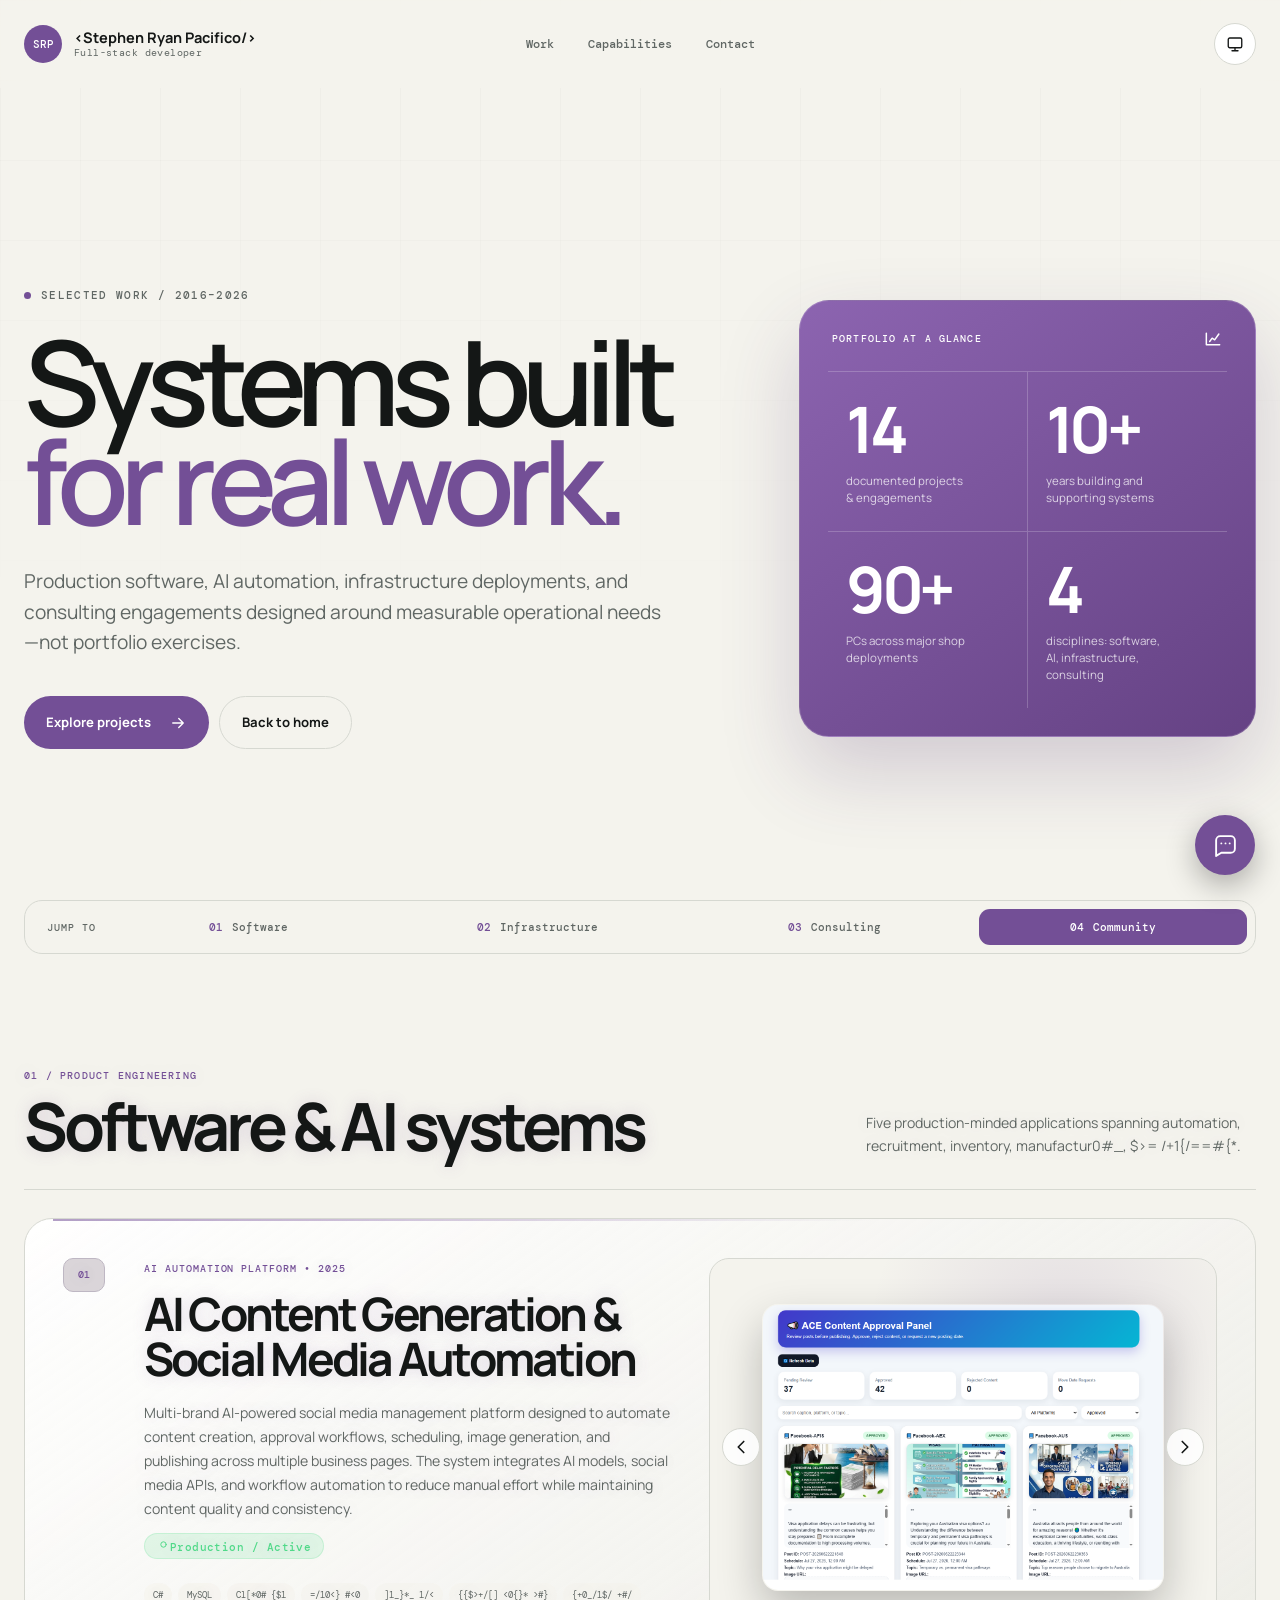
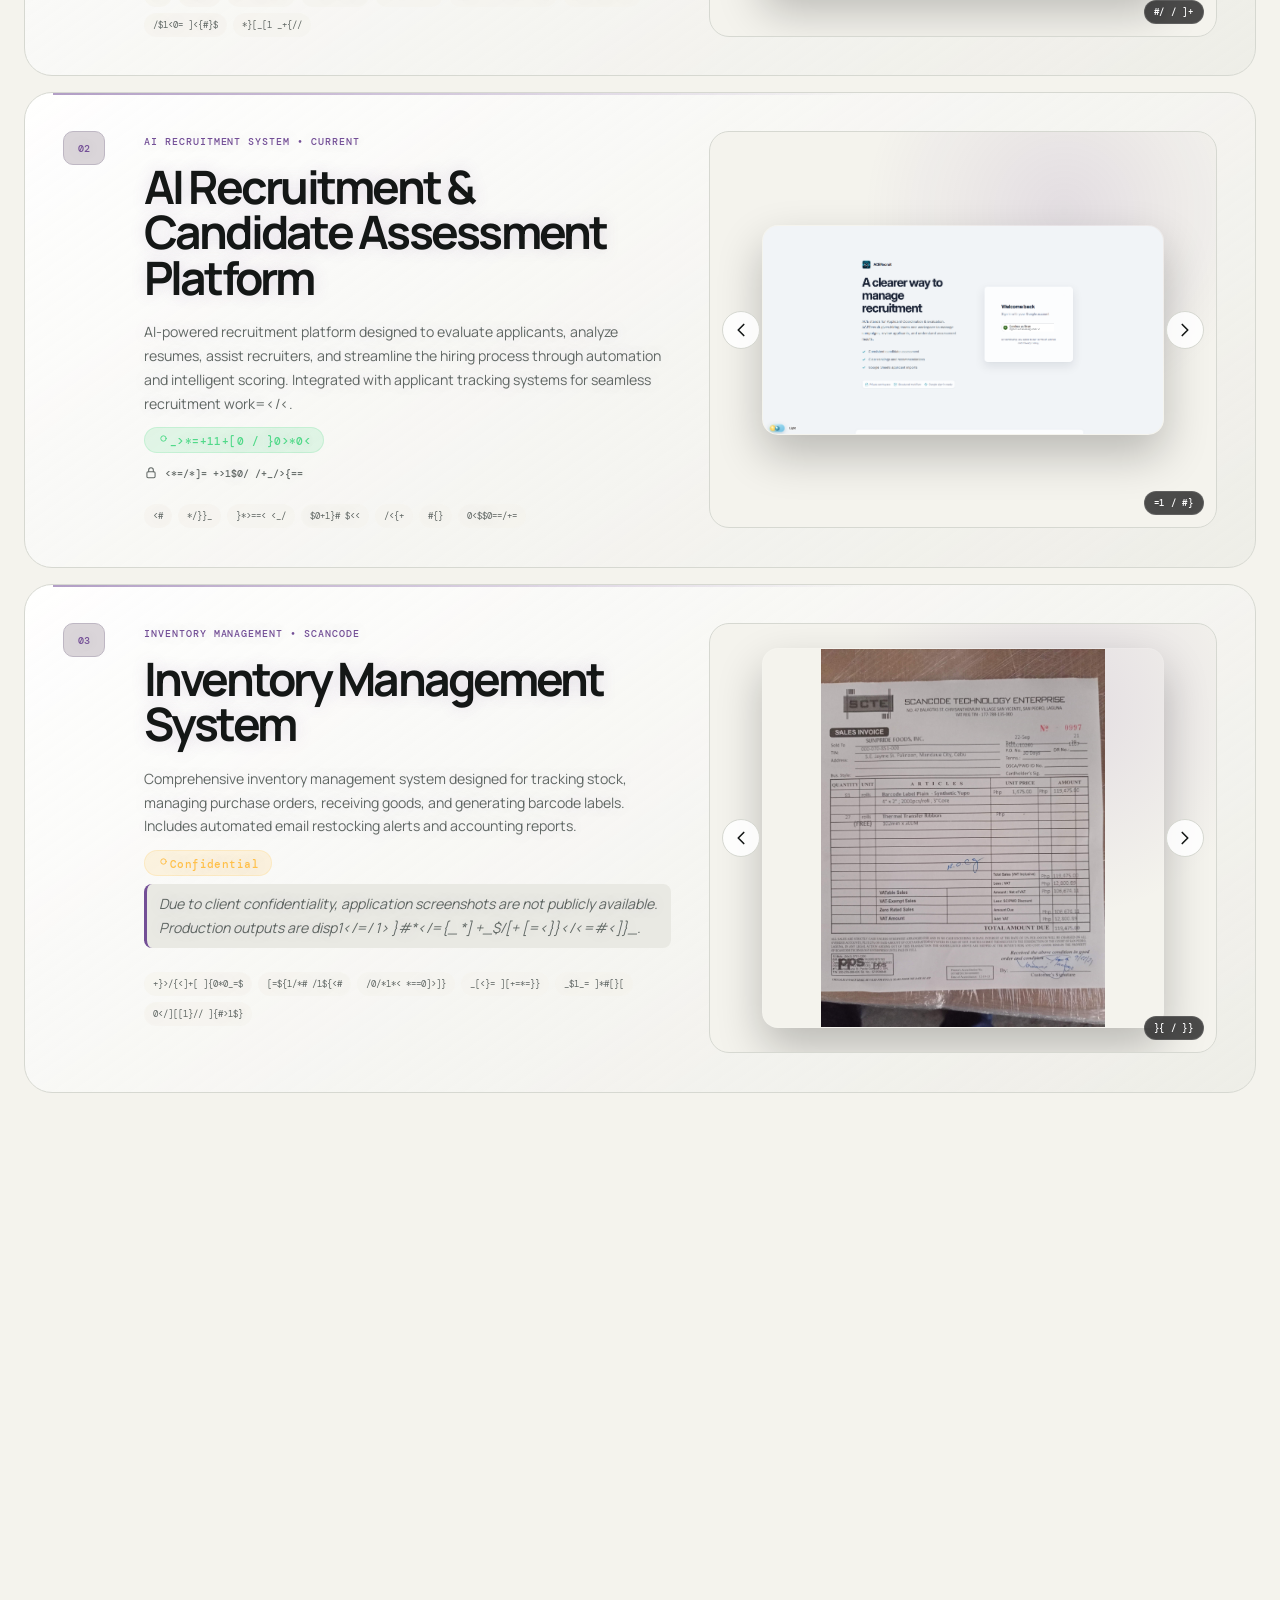
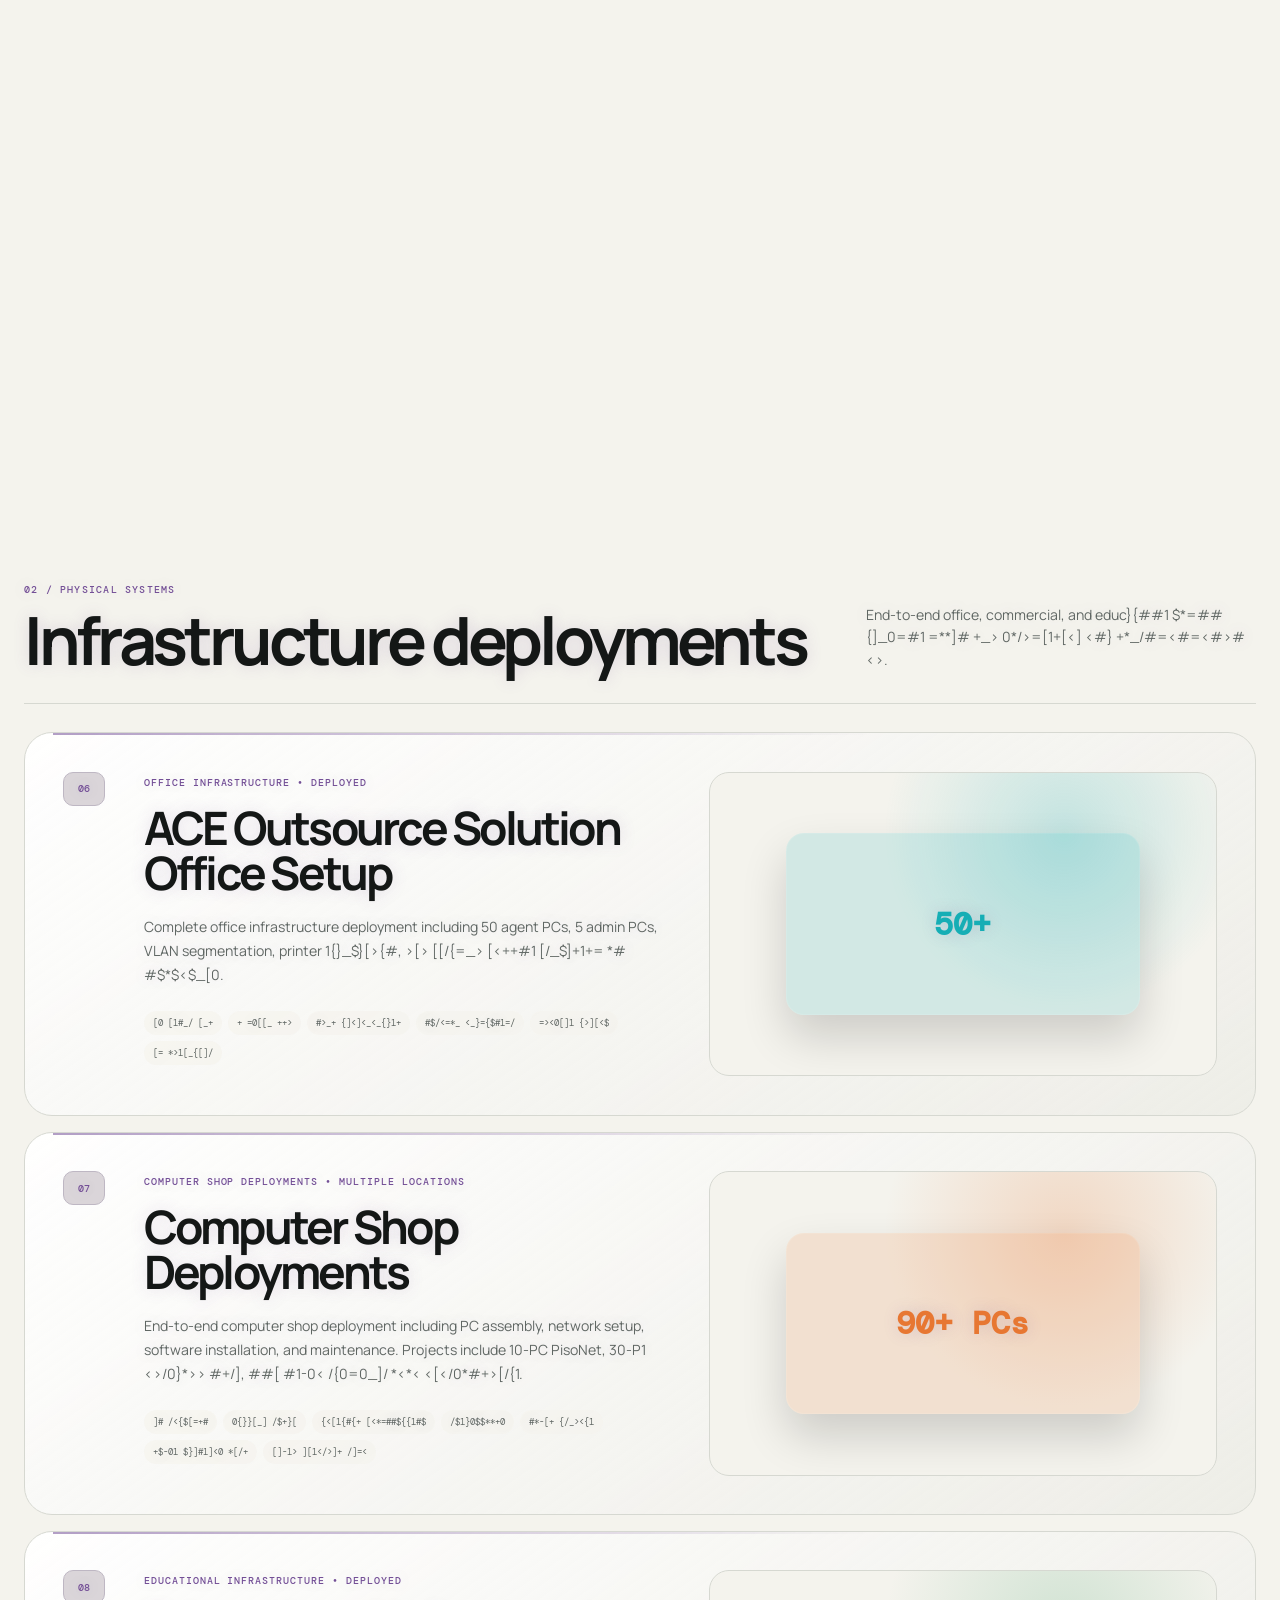
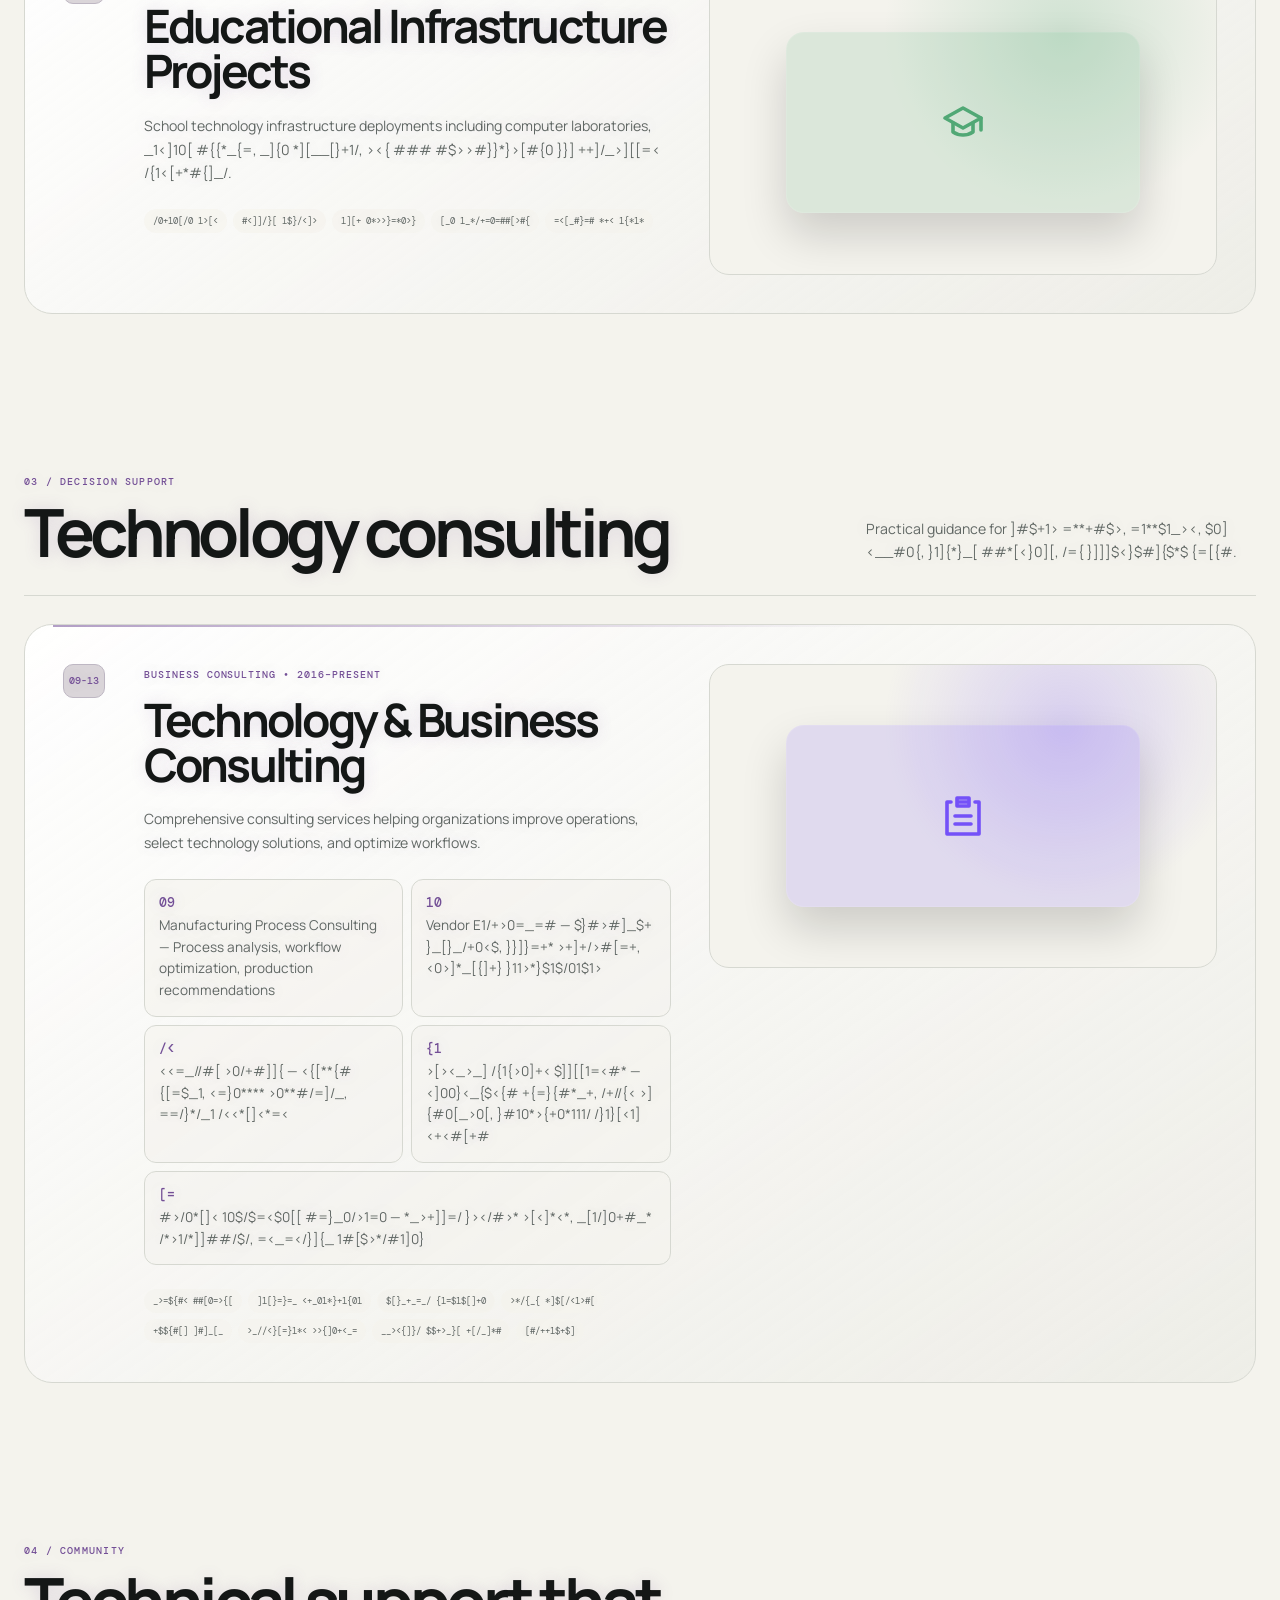
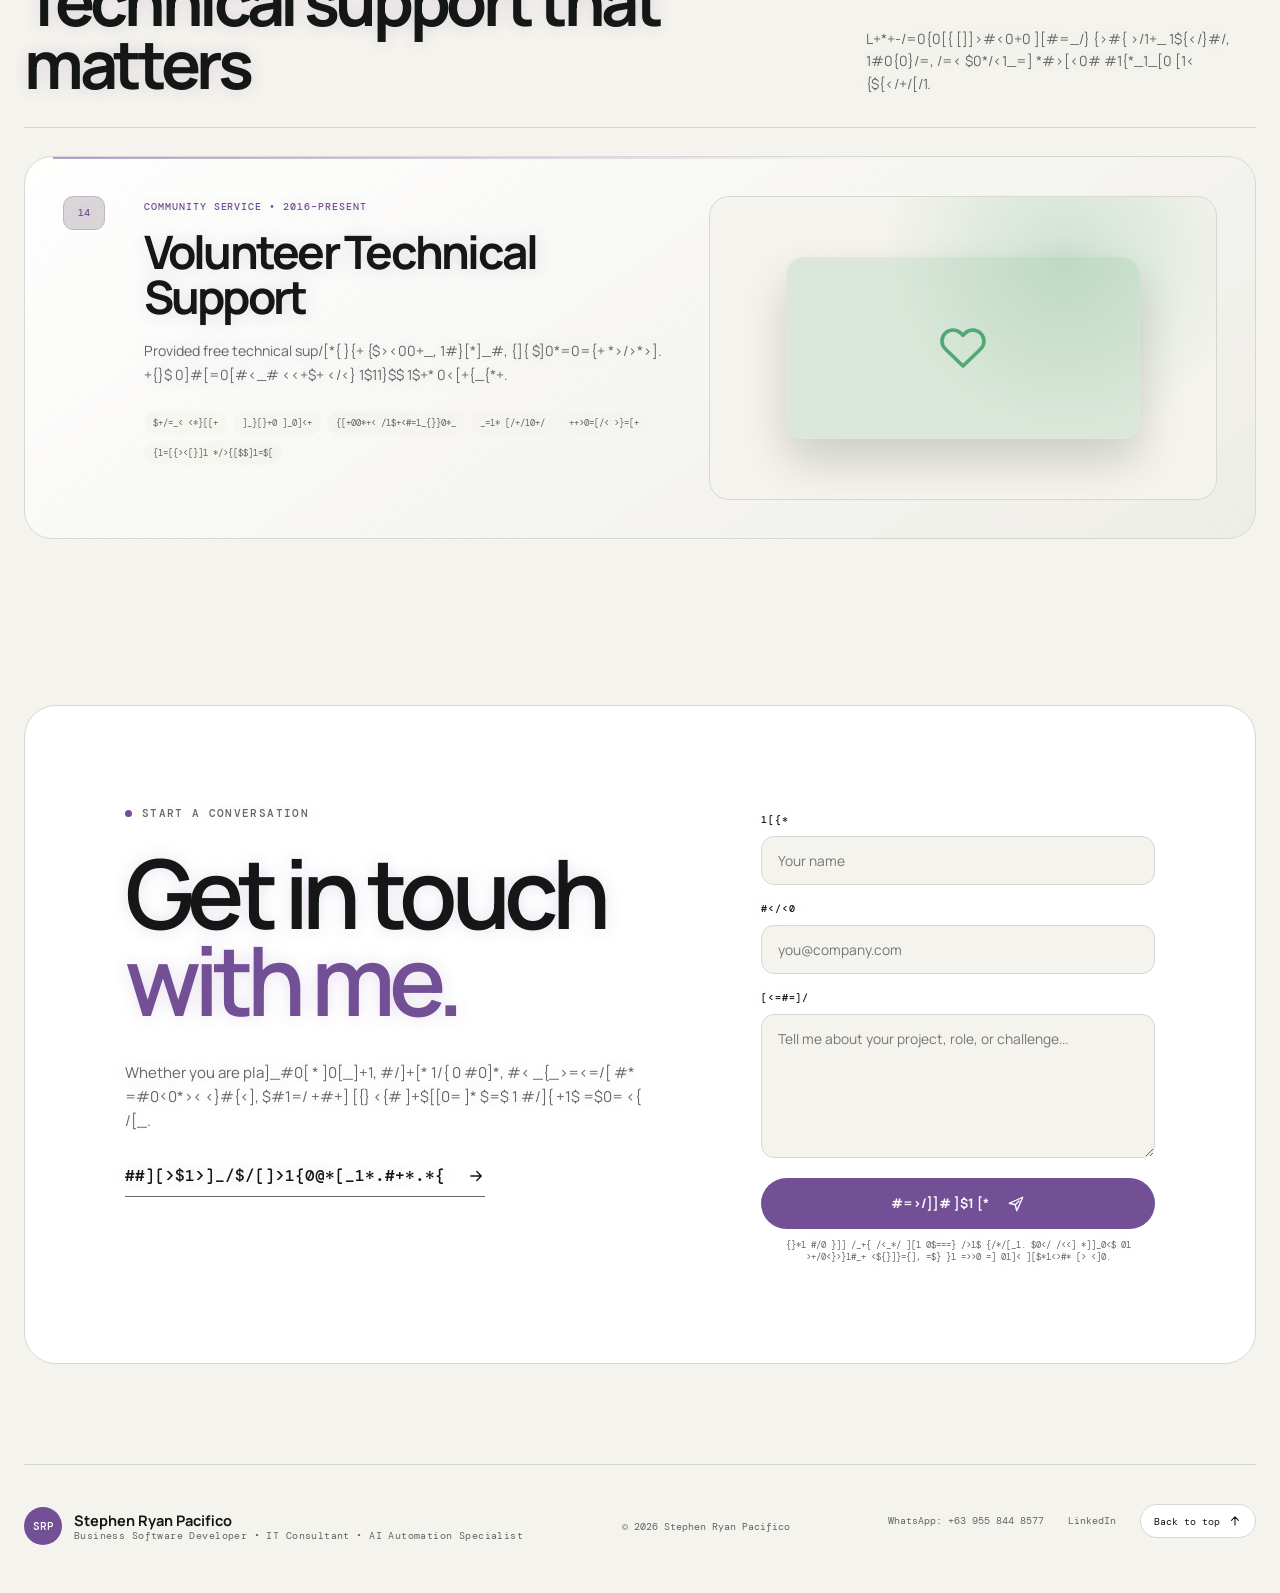
<file: projects.html>
<!doctype html>
<html lang="en">
<head>
    <meta charset="utf-8">
    <meta name="viewport" content="width=device-width, initial-scale=1">
    <meta name="description" content="Complete portfolio of software projects, infrastructure deployments, and consulting work by Stephen Ryan Pacifico.">
    <meta name="theme-color" content="#0b0d0f">
    <title>Projects — Stephen Ryan Pacifico</title>
    <link rel="icon" href="favicon.svg?v=2" type="image/svg+xml">
    <link rel="preconnect" href="https://fonts.googleapis.com">
    <link rel="preconnect" href="https://fonts.gstatic.com" crossorigin>
    <link href="https://fonts.googleapis.com/css2?family=DM+Mono:wght@400;500&family=Manrope:wght@400;500;600;700;800&display=swap" rel="stylesheet">
    <script>
        const savedTheme = localStorage.getItem('ryan-theme') || 'system';
        document.documentElement.dataset.themePreference = savedTheme;
        document.documentElement.dataset.theme = savedTheme === 'system' ? (matchMedia('(prefers-color-scheme:light)').matches ? 'light' : 'dark') : savedTheme;
    </script>
    <link rel="stylesheet" href="style.css">
</head>
<body>
    <canvas class="background-code" data-background-code aria-hidden="true"></canvas>
    <a class="skip-link" href="#main">Skip to content</a>

    <!-- ===== HEADER ===== -->
    <header class="site-header" data-header>
        <a class="brand" href="index.html">
            <span class="brand-mark">SRP</span>
            <span>&lt;Stephen Ryan Pacifico/&gt;<small>Full-stack developer</small></span>
        </a>
        <nav class="desktop-nav" aria-label="Primary">
            <a href="index.html#work">Work</a>
            <a href="index.html#capabilities">Capabilities</a>
            <a href="index.html#contact">Contact</a>
        </nav>
        <div class="header-actions">
            <div class="theme-picker" data-theme-picker>
                <button class="icon-button" type="button" data-theme-toggle aria-label="Choose color theme" aria-haspopup="menu" aria-expanded="false" title="Choose color theme">
                    <svg class="theme-icon system-theme-icon" viewBox="0 0 24 24" aria-hidden="true"><rect x="3" y="4" width="18" height="13" rx="2" /><path d="M8 21h8M12 17v4" /></svg>
                    <svg class="theme-icon light-theme-icon" viewBox="0 0 24 24" aria-hidden="true"><circle cx="12" cy="12" r="4" /><path d="M12 2v2M12 20v2M4.93 4.93l1.42 1.42M17.66 17.66l1.41 1.41M2 12h2M20 12h2M4.93 19.07l1.42-1.42M17.66 6.34l1.41-1.41" /></svg>
                    <svg class="theme-icon dark-theme-icon" viewBox="0 0 24 24" aria-hidden="true"><path d="M20.4 15.2A8.5 8.5 0 0 1 8.8 3.6 8.5 8.5 0 1 0 20.4 15.2Z" /></svg>
                </button>
                <div class="theme-menu" data-theme-menu role="menu" aria-label="Color theme" hidden>
                    <button type="button" role="menuitemradio" data-theme-choice="system" aria-checked="false"><svg viewBox="0 0 24 24" aria-hidden="true"><rect x="3" y="4" width="18" height="13" rx="2" /><path d="M8 21h8M12 17v4" /></svg><span><strong>System</strong><small>Match your device</small></span></button>
                    <button type="button" role="menuitemradio" data-theme-choice="light" aria-checked="false"><svg viewBox="0 0 24 24" aria-hidden="true"><circle cx="12" cy="12" r="4" /><path d="M12 2v2M12 20v2M4.93 4.93l1.42 1.42M17.66 17.66l1.41 1.41M2 12h2M20 12h2M4.93 19.07l1.42-1.42M17.66 6.34l1.41-1.41" /></svg><span><strong>Light</strong><small>Always light</small></span></button>
                    <button type="button" role="menuitemradio" data-theme-choice="dark" aria-checked="false"><svg viewBox="0 0 24 24" aria-hidden="true"><path d="M20.4 15.2A8.5 8.5 0 0 1 8.8 3.6 8.5 8.5 0 1 0 20.4 15.2Z" /></svg><span><strong>Dark</strong><small>Always dark</small></span></button>
                </div>
            </div>
            <button class="icon-button menu-button" data-menu-toggle type="button" aria-label="Open navigation" aria-expanded="false">
                <svg viewBox="0 0 24 24" aria-hidden="true"><path d="M4 7h16M4 12h16M4 17h16" /></svg>
            </button>
        </div>
        <nav class="mobile-nav" data-mobile-nav>
            <a href="index.html#work">Work</a>
            <a href="index.html#capabilities">Capabilities</a>
            <a href="index.html#contact">Contact</a>
        </nav>
    </header>

    <!-- ===== LIGHTBOX ===== -->
    <div class="lightbox-overlay" id="lightbox" role="dialog" aria-label="Image viewer" aria-modal="true">
        <button class="lightbox-close" id="lightbox-close" aria-label="Close image viewer"><svg viewBox="0 0 24 24" aria-hidden="true"><path d="M6 6l12 12M18 6 6 18" /></svg></button>
        <button class="lightbox-nav prev" id="lightbox-prev" aria-label="Previous image"><svg viewBox="0 0 24 24" aria-hidden="true"><path d="m15 18-6-6 6-6" /></svg></button>
        <button class="lightbox-nav next" id="lightbox-next" aria-label="Next image"><svg viewBox="0 0 24 24" aria-hidden="true"><path d="m9 18 6-6-6-6" /></svg></button>
        <div class="lightbox-content" id="lightbox-content"></div>
        <span class="lightbox-counter" id="lightbox-counter">1 / 1</span>
    </div>

    <!-- ===== MAIN ===== -->
    <main id="main" class="projects-page">

        <!-- HERO -->
        <section class="page-hero project-hero reveal">
            <div class="project-hero-copy">
                <p class="eyebrow"><span></span>Selected work / 2016–2026</p>
                <h1>Systems built<br><em>for real work.</em></h1>
                <p>Production software, AI automation, infrastructure deployments, and consulting engagements designed around measurable operational needs—not portfolio exercises.</p>
                <div class="project-hero-actions">
                    <a class="button primary" href="#software">Explore projects<svg viewBox="0 0 24 24" aria-hidden="true"><path d="m5 12 14 0M13 6l6 6-6 6" /></svg></a>
                    <a class="button secondary" href="index.html">Back to home</a>
                </div>
            </div>
            <div class="project-proof" aria-label="Portfolio summary">
                <div class="proof-lead"><span>Portfolio at a glance</span><svg viewBox="0 0 24 24" aria-hidden="true"><path d="M4 19V5M4 19h16M8 15l3-4 3 2 5-7" /></svg></div>
                <div class="proof-grid">
                    <div><strong>14</strong><span>documented projects &amp; engagements</span></div>
                    <div><strong>10+</strong><span>years building and supporting systems</span></div>
                    <div><strong>90+</strong><span>PCs across major shop deployments</span></div>
                    <div><strong>4</strong><span>disciplines: software, AI, infrastructure, consulting</span></div>
                </div>
            </div>
        </section>

        <nav class="project-index" aria-label="Project categories">
            <span>Jump to</span>
            <a href="#software"><b>01</b>Software</a>
            <a href="#infrastructure"><b>02</b>Infrastructure</a>
            <a href="#consulting-work"><b>03</b>Consulting</a>
            <a href="#community"><b>04</b>Community</a>
        </nav>

        <!-- ============================================================
         SOFTWARE PROJECTS
         ============================================================ -->
        <section class="archive-list" id="software" aria-label="Software Projects">

            <div class="project-section-head reveal"><div><p>01 / Product engineering</p><h2>Software &amp; AI systems</h2></div><span>Five production-minded applications spanning automation, recruitment, inventory, manufacturing, and monitoring.</span></div>

            <!-- PROJECT 1: AI Social Media -->
            <article class="archive-item reveal" id="social-media-platform">
                <span class="archive-index">01</span>
                <div>
                    <p class="archive-type">AI Automation Platform • 2025</p>
                    <h2>AI Content Generation &amp; Social Media Automation</h2>
                    <p>
                        Multi-brand AI-powered social media management platform
                        designed to automate content creation, approval workflows,
                        scheduling, image generation, and publishing across
                        multiple business pages. The system integrates AI models,
                        social media APIs, and workflow automation to reduce
                        manual effort while maintaining content quality and
                        consistency.
                    </p>
                    <p class="project-status"><span class="status-badge active"><svg viewBox="0 0 24 24" aria-hidden="true"><circle cx="12" cy="12" r="5" /></svg>Production / Active</span></p>
                    <ul class="tags">
                        <li>C#</li>
                        <li>MySQL</li>
                        <li>Claude API</li>
                        <li>OpenAI API</li>
                        <li>Gemini API</li>
                        <li>Facebook Graph API</li>
                        <li>LinkedIn API</li>
                        <li>Google Sheets</li>
                        <li>Google Drive</li>
                    </ul>
                </div>
                <div class="project-showcase" id="carousel-social-media">
                    <button class="image-nav" data-carousel="social-media" data-prev aria-label="Previous image"><svg viewBox="0 0 24 24" aria-hidden="true"><path d="m15 18-6-6 6-6" /></svg></button>
                    <div class="carousel-slide"></div>
                    <button class="image-nav" data-carousel="social-media" data-next aria-label="Next image"><svg viewBox="0 0 24 24" aria-hidden="true"><path d="m9 18 6-6-6-6" /></svg></button>
                </div>
            </article>

            <!-- PROJECT 2: AI Recruitment -->
            <article class="archive-item reveal" id="recruitment-platform">
                <span class="archive-index">02</span>
                <div>
                    <p class="archive-type">AI Recruitment System • Current</p>
                    <h2>AI Recruitment &amp; Candidate Assessment Platform</h2>
                    <p>
                        AI-powered recruitment platform designed to evaluate applicants,
                        analyze resumes, assist recruiters, and streamline the hiring
                        process through automation and intelligent scoring. Integrated
                        with applicant tracking systems for seamless recruitment workflow.
                    </p>
                    <p class="project-status"><span class="status-badge active"><svg viewBox="0 0 24 24" aria-hidden="true"><circle cx="12" cy="12" r="5" /></svg>Production / Active</span></p>
                    <p class="project-access"><svg viewBox="0 0 24 24" aria-hidden="true"><rect x="5" y="10" width="14" height="10" rx="2" /><path d="M8 10V7a4 4 0 0 1 8 0v3" /></svg>Private client platform</p>
                    <ul class="tags">
                        <li>C#</li>
                        <li>MySQL</li>
                        <li>Claude API</li>
                        <li>OpenAI API</li>
                        <li>HTML</li>
                        <li>CSS</li>
                        <li>JavaScript</li>
                    </ul>
                </div>
                <div class="project-showcase" id="carousel-recruitment">
                    <button class="image-nav" data-carousel="recruitment" data-prev aria-label="Previous image"><svg viewBox="0 0 24 24" aria-hidden="true"><path d="m15 18-6-6 6-6" /></svg></button>
                    <div class="carousel-slide"></div>
                    <button class="image-nav" data-carousel="recruitment" data-next aria-label="Next image"><svg viewBox="0 0 24 24" aria-hidden="true"><path d="m9 18 6-6-6-6" /></svg></button>
                </div>
            </article>

            <!-- PROJECT 3: Inventory Management (Scancode) -->
            <article class="archive-item reveal" id="inventory-management">
                <span class="archive-index">03</span>
                <div>
                    <p class="archive-type">Inventory Management • Scancode</p>
                    <h2>Inventory Management System</h2>
                    <p>
                        Comprehensive inventory management system designed for
                        tracking stock, managing purchase orders, receiving goods,
                        and generating barcode labels. Includes automated email
                        restocking alerts and accounting reports.
                    </p>
                    <p class="project-status"><span class="status-badge confidential"><svg viewBox="0 0 24 24" aria-hidden="true"><circle cx="12" cy="12" r="5" /></svg>Confidential</span></p>
                    <p class="note-text">Due to client confidentiality, application screenshots are not publicly available. Production outputs are displayed as evidence of system implementation.</p>
                    <ul class="tags">
                        <li>Inventory Tracking</li>
                        <li>Purchase Orders</li>
                        <li>Barcode Printing</li>
                        <li>Label Printing</li>
                        <li>Email Alerts</li>
                        <li>Accounting Reports</li>
                    </ul>
                </div>
                <div class="project-showcase" id="carousel-scancode">
                    <button class="image-nav" data-carousel="scancode" data-prev aria-label="Previous image"><svg viewBox="0 0 24 24" aria-hidden="true"><path d="m15 18-6-6 6-6" /></svg></button>
                    <div class="carousel-slide"></div>
                    <button class="image-nav" data-carousel="scancode" data-next aria-label="Next image"><svg viewBox="0 0 24 24" aria-hidden="true"><path d="m9 18 6-6-6-6" /></svg></button>
                </div>
            </article>

            <!-- PROJECT 4: Food Manufacturing Labeling -->
            <article class="archive-item reveal" id="labeling-system">
                <span class="archive-index">04</span>
                <div>
                    <p class="archive-type">Manufacturing • Production</p>
                    <h2>Food Manufacturing Labeling System</h2>
                    <p>
                        Product and nutrition label generation system for food
                        manufacturing operations. Includes batch tracking,
                        production monitoring, and quality assurance reporting.
                        Used in actual manufacturing operations.
                    </p>
                    <p class="project-status"><span class="status-badge success"><svg viewBox="0 0 24 24" aria-hidden="true"><path d="m5 12 4 4L19 6" /></svg>In Production</span></p>
                    <ul class="tags">
                        <li>Label Generation</li>
                        <li>Nutrition Labels</li>
                        <li>Batch Tracking</li>
                        <li>Production Monitoring</li>
                        <li>QA Reporting</li>
                    </ul>
                </div>
                <div class="project-showcase" id="carousel-labeling">
                    <button class="image-nav" data-carousel="labeling" data-prev aria-label="Previous image"><svg viewBox="0 0 24 24" aria-hidden="true"><path d="m15 18-6-6 6-6" /></svg></button>
                    <div class="carousel-slide"></div>
                    <button class="image-nav" data-carousel="labeling" data-next aria-label="Next image"><svg viewBox="0 0 24 24" aria-hidden="true"><path d="m9 18 6-6-6-6" /></svg></button>
                </div>
            </article>

            <!-- PROJECT 5: Computer Monitoring -->
            <article class="archive-item reveal" id="monitoring-system">
                <span class="archive-index">05</span>
                <div>
                    <p class="archive-type">Employee Monitoring • Deployed</p>
                    <h2>Computer Monitoring System</h2>
                    <p>
                        Employee monitoring solution with screenshot capture,
                        activity tracking, and cloud database storage. Built
                        with C# and AWS infrastructure for reliable data
                        collection and reporting.
                    </p>
                    <ul class="tags">
                        <li>C#</li>
                        <li>AWS</li>
                        <li>MySQL</li>
                        <li>Screenshot Capture</li>
                        <li>Activity Tracking</li>
                    </ul>
                </div>
                <div class="project-showcase" id="carousel-monitoring">
                    <button class="image-nav" data-carousel="monitoring" data-prev aria-label="Previous image"><svg viewBox="0 0 24 24" aria-hidden="true"><path d="m15 18-6-6 6-6" /></svg></button>
                    <div class="carousel-slide"></div>
                    <button class="image-nav" data-carousel="monitoring" data-next aria-label="Next image"><svg viewBox="0 0 24 24" aria-hidden="true"><path d="m9 18 6-6-6-6" /></svg></button>
                </div>
            </article>

        </section>

        <!-- ============================================================
         INFRASTRUCTURE PROJECTS
         ============================================================ -->
        <section class="archive-list" id="infrastructure" aria-label="Infrastructure Projects">

            <div class="project-section-head reveal"><div><p>02 / Physical systems</p><h2>Infrastructure deployments</h2></div><span>End-to-end office, commercial, and education environments built for reliability and maintainability.</span></div>

            <!-- PROJECT 6: ACE Outsource Solution -->
            <article class="archive-item reveal" id="ace-outsource">
                <span class="archive-index">06</span>
                <div>
                    <p class="archive-type">Office Infrastructure • Deployed</p>
                    <h2>ACE Outsource Solution Office Setup</h2>
                    <p>
                        Complete office infrastructure deployment including
                        50 agent PCs, 5 admin PCs, VLAN segmentation, printer
                        management, and network design following IT standards.
                    </p>
                    <ul class="tags">
                        <li>50 Agent PCs</li>
                        <li>5 Admin PCs</li>
                        <li>VLAN Segmentation</li>
                        <li>Printer Management</li>
                        <li>Network Design</li>
                        <li>IT Standards</li>
                    </ul>
                </div>
                <div class="archive-art project-cyan">
                    <div style="display:flex; align-items:center; justify-content:center; width:70%; height:60%; background:rgba(22,174,181,0.15); border-radius:18px; border:1px solid rgba(255,255,255,0.08);">
                        <span style="font:600 2rem var(--mono); color:var(--project);">50+</span>
                    </div>
                </div>
            </article>

            <!-- PROJECT 7: Computer Shop Deployments -->
            <article class="archive-item reveal" id="computer-shops">
                <span class="archive-index">07</span>
                <div>
                    <p class="archive-type">Computer Shop Deployments • Multiple Locations</p>
                    <h2>Computer Shop Deployments</h2>
                    <p>
                        End-to-end computer shop deployment including PC assembly,
                        network setup, software installation, and maintenance.
                        Projects include 10-PC PisoNet, 30-PC Internet Cafe,
                        and 50-PC Internet Cafe installations.
                    </p>
                    <ul class="tags">
                        <li>PC Assembly</li>
                        <li>Network Setup</li>
                        <li>Software Installation</li>
                        <li>Maintenance</li>
                        <li>10-PC PisoNet</li>
                        <li>30-PC Internet Cafe</li>
                        <li>50-PC Internet Cafe</li>
                    </ul>
                </div>
                <div class="archive-art project-orange">
                    <div style="display:flex; align-items:center; justify-content:center; width:70%; height:60%; background:rgba(231,119,50,0.15); border-radius:18px; border:1px solid rgba(255,255,255,0.08);">
                        <span style="font:600 2rem var(--mono); color:var(--project);">90+ PCs</span>
                    </div>
                </div>
            </article>

            <!-- PROJECT 8: Educational Infrastructure -->
            <article class="archive-item reveal" id="educational-infra">
                <span class="archive-index">08</span>
                <div>
                    <p class="archive-type">Educational Infrastructure • Deployed</p>
                    <h2>Educational Infrastructure Projects</h2>
                    <p>
                        School technology infrastructure deployments including
                        computer laboratories, teacher laptops, WiFi deployment,
                        and LAN infrastructure for educational institutions.
                    </p>
                    <ul class="tags">
                        <li>Computer Labs</li>
                        <li>Teacher Laptops</li>
                        <li>WiFi Deployment</li>
                        <li>LAN Infrastructure</li>
                        <li>Computer Lab Setup</li>
                    </ul>
                </div>
                <div class="archive-art project-green">
                    <div style="display:flex; align-items:center; justify-content:center; width:70%; height:60%; background:rgba(81,168,117,0.15); border-radius:18px; border:1px solid rgba(255,255,255,0.08);">
                        <svg class="archive-icon" viewBox="0 0 24 24" aria-hidden="true"><path d="m3 10 9-5 9 5-9 5-9-5Z" /><path d="M7 12.5V17c3 2 7 2 10 0v-4.5M21 10v6" /></svg>
                    </div>
                </div>
            </article>

        </section>

        <!-- ============================================================
         CONSULTING PROJECTS
         ============================================================ -->
        <section class="archive-list" id="consulting-work" aria-label="Consulting Projects">

            <div class="project-section-head reveal"><div><p>03 / Decision support</p><h2>Technology consulting</h2></div><span>Practical guidance for better vendors, workflows, timelines, software decisions, and implementation plans.</span></div>

            <!-- PROJECT 9-13: Consulting -->
            <article class="archive-item reveal" id="consulting">
                <span class="archive-index">09-13</span>
                <div>
                    <p class="archive-type">Business Consulting • 2016–Present</p>
                    <h2>Technology &amp; Business Consulting</h2>
                    <p>
                        Comprehensive consulting services helping organizations
                        improve operations, select technology solutions, and
                        optimize workflows.
                    </p>
                    <div class="consulting-grid">
                        <div class="consulting-item">
                            <strong>09</strong>
                            <p>Manufacturing Process Consulting — Process analysis, workflow optimization, production recommendations</p>
                        </div>
                        <div class="consulting-item">
                            <strong>10</strong>
                            <p>Vendor Evaluation — Technical assessment, product comparison, procurement recommendations</p>
                        </div>
                        <div class="consulting-item">
                            <strong>11</strong>
                            <p>Timeline Auditing — Project review, schedule validation, delivery assessment</p>
                        </div>
                        <div class="consulting-item">
                            <strong>12</strong>
                            <p>Software Selection Consulting — Requirements gathering, vendor comparison, implementation recommendations</p>
                        </div>
                        <div class="consulting-item" style="grid-column:1/-1;">
                            <strong>13</strong>
                            <p>Workflow Improvement Consulting — Business process mapping, automation opportunities, efficiency improvements</p>
                        </div>
                    </div>
                    <ul class="tags">
                        <li>Process Analysis</li>
                        <li>Workflow Optimization</li>
                        <li>Technical Assessment</li>
                        <li>Vendor Evaluation</li>
                        <li>Project Review</li>
                        <li>Requirements Gathering</li>
                        <li>Business Process Mapping</li>
                        <li>Automation</li>
                    </ul>
                </div>
                <div class="archive-art project-violet">
                    <div style="display:flex; align-items:center; justify-content:center; width:70%; height:60%; background:rgba(116,81,248,0.15); border-radius:18px; border:1px solid rgba(255,255,255,0.08);">
                        <svg class="archive-icon" viewBox="0 0 24 24" aria-hidden="true"><path d="M9 5h6M9 3h6v4H9zM6 5H4v16h16V5h-2M8 12h8M8 16h8" /></svg>
                    </div>
                </div>
            </article>

        </section>

        <!-- ============================================================
         COMMUNITY SERVICE
         ============================================================ -->
        <section class="archive-list" id="community" aria-label="Community Service">

            <div class="project-section-head reveal"><div><p>04 / Community</p><h2>Technical support that matters</h2></div><span>Long-running volunteer support that keeps students, teachers, and community members connected and productive.</span></div>

            <!-- PROJECT 14: Volunteer Technical Support -->
            <article class="archive-item reveal" id="volunteer-support">
                <span class="archive-index">14</span>
                <div>
                    <p class="archive-type">Community Service • 2016–Present</p>
                    <h2>Volunteer Technical Support</h2>
                    <p>
                        Provided free technical support for students, teachers,
                        and community members. Only replacement parts were charged
                        when necessary.
                    </p>
                    <ul class="tags">
                        <li>Laptop Repair</li>
                        <li>Desktop Repair</li>
                        <li>Software Troubleshooting</li>
                        <li>Data Recovery</li>
                        <li>Computer Setup</li>
                        <li>Performance Optimization</li>
                    </ul>
                </div>
                <div class="archive-art project-green">
                    <div style="display:flex; align-items:center; justify-content:center; width:70%; height:60%; background:rgba(81,168,117,0.15); border-radius:18px; border:1px solid rgba(255,255,255,0.08);">
                        <svg class="archive-icon" viewBox="0 0 24 24" aria-hidden="true"><path d="M20.8 4.6a5.5 5.5 0 0 0-7.8 0L12 5.7l-1.1-1.1a5.5 5.5 0 0 0-7.8 7.8l1.1 1.1L12 21l7.8-7.5 1.1-1.1a5.5 5.5 0 0 0-.1-7.8Z" /></svg>
                    </div>
                </div>
            </article>

        </section>

        <!-- ============================================================
         CONTACT
         ============================================================ -->
        <section class="contact-section reveal" id="contact">
            <div class="contact-copy">
                <p class="eyebrow"><span></span>Start a conversation</p>
                <h2>Get in touch<br><em>with me.</em></h2>
                <p class="contact-note">Whether you are planning a project, hiring for a role, or improving an existing system, share what you are working on and I will get back to you.</p>
                <a class="contact-link" href="mailto:stephenryanpacifico@yahoo.com.ph">stephenryanpacifico@yahoo.com.ph<svg viewBox="0 0 24 24" aria-hidden="true"><path d="m5 12 14 0M13 6l6 6-6 6" /></svg></a>
            </div>
            <form class="contact-form" data-contact-form>
                <label for="contact-name">Name</label>
                <input id="contact-name" name="name" type="text" autocomplete="name" placeholder="Your name" required>
                <label for="contact-email">Email</label>
                <input id="contact-email" name="email" type="email" autocomplete="email" placeholder="you@company.com" required>
                <label for="contact-message">Message</label>
                <textarea id="contact-message" name="message" rows="6" placeholder="Tell me about your project, role, or challenge..." required></textarea>
                <button class="button primary" type="submit">Request the CV<svg viewBox="0 0 24 24" aria-hidden="true"><path d="m3 11 18-8-8 18-2-8-8-2Z" /><path d="m11 13 5-5" /></svg></button>
                <p class="form-note" aria-live="polite">Fill out the form below and submit your request. Once your request is successfully submitted, the CV will be made available to you.</p>
            </form>
        </section>
    </main>

    <!-- ===== FOOTER ===== -->
    <footer>
        <a class="brand" href="#main">
            <span class="brand-mark">SRP</span>
            <span>
                Stephen Ryan Pacifico
                <small>Business Software Developer • IT Consultant • AI Automation Specialist</small>
            </span>
        </a>
        <p>© <span data-year></span> Stephen Ryan Pacifico</p>
        <div>
            <a href="https://api.whatsapp.com/send?phone=639558448577" target="_blank" rel="noopener noreferrer">
                WhatsApp: +63 955 844 8577
            </a>
            <a href="https://www.linkedin.com/in/stephen-pacifico03241996/" target="_blank" rel="noopener noreferrer">
                LinkedIn
            </a>
            <a class="back-to-top-button" href="#main">
                Back to top
                <svg viewBox="0 0 24 24" aria-hidden="true">
                    <path d="M12 19V5M6 11l6-6 6 6" />
                </svg>
            </a>
        </div>
    </footer>

    <!-- ===== CHATBOT ===== -->
    <button id="chatbot-toggle" aria-label="Open chat"><svg viewBox="0 0 24 24" aria-hidden="true"><path d="M21 15a4 4 0 0 1-4 4H8l-5 3V7a4 4 0 0 1 4-4h10a4 4 0 0 1 4 4Z" /><path d="M8 10h.01M12 10h.01M16 10h.01" /></svg></button>
    <div id="chatbot-container" role="dialog" aria-label="Chatbot">
        <div class="chatbot-header">
            <span><svg viewBox="0 0 24 24" aria-hidden="true"><path d="M21 15a4 4 0 0 1-4 4H8l-5 3V7a4 4 0 0 1 4-4h10a4 4 0 0 1 4 4Z" /></svg>  Shekie AI Assistant</span>
            <button id="chatbot-close" aria-label="Close chat"><svg viewBox="0 0 24 24" aria-hidden="true"><path d="M6 6l12 12M18 6 6 18" /></svg></button>
        </div>
        <div id="chatbot-messages">
            <div class="bot-message">
                Hi! 👋 I'm Shekie, Ryan's AI Assistant.<br><br>

                I can help you learn more about Ryan's experience,
                skills, projects, and professional background.<br><br>

                <strong>Hiring for a role?</strong><br>
                Send me a job posting and I can assess how well Ryan
                matches the position.<br><br>

                What would you like to know?
            </div>
        </div>
        <div class="chatbot-input">

            <input type="text"
                   id="chat-input"
                   placeholder="Ask me anything..."
                   aria-label="Type your message">

            <!-- Hidden file picker -->
            <input type="file"
                   id="job-file-input"
                   accept=".pdf,.jpg,.jpeg,.png,application/pdf,image/jpeg,image/png"
                   hidden>

            <!-- Tiny attachment button -->
            <button type="button"
                    id="attach-btn"
                    class="chat-attach-btn"
                    aria-label="Attach job posting"
                    title="Attach job posting">

                <svg viewBox="0 0 24 24" aria-hidden="true">
                    <path d="M21.44 11.05l-8.49 8.49a6 6 0 0 1-8.49-8.49l9.19-9.19a4 4 0 0 1 5.66 5.66l-9.2 9.19a2 2 0 0 1-2.82-2.83l8.49-8.48" />
                </svg>

            </button>

            <button type="button"
                    id="send-btn"
                    aria-label="Send message">
                Send
            </button>

        </div>
    </div>

    <script src="script.js"></script>
</body>
</html>
</file>
<file: style.css>
﻿:root {
  --bg:#0b0d0f;
  --surface:#121518;
  --surface-2:#181c20;
  --text:#f2f3ee;
  --muted:#989f9f;
  --line:#282d31;
  --accent:#734F96;
  --accent-text:#fff;
  --display:"Manrope",sans-serif;
  --mono:"DM Mono",monospace;
  --radius:22px;
  --max:1240px;
  color-scheme:dark
}

html[data-theme="light"] {
  --bg:#f4f3ed;
  --surface:#fff;
  --surface-2:#e9e9e3;
  --text:#141716;
  --muted:#606764;
  --line:#d6d8d1;
  --accent:#734F96;
  --accent-text:#fff;
  color-scheme:light
}

* {
  box-sizing:border-box;
  margin:0;
  padding:0
}

html {
  scroll-behavior:smooth;
  scroll-padding-top:110px
}

body {
  background:var(--bg);
  color:var(--text);
  font-family:var(--display);
  line-height:1.6;
  min-height:100vh;
  transition:background .3s,color .3s
}

body::before {
  background-image:linear-gradient(rgba(255,255,255,.018) 1px,transparent 1px),linear-gradient(90deg,rgba(255,255,255,.018) 1px,transparent 1px);
  background-size:80px 80px;
  content:"";
  inset:0;
  mask-image:linear-gradient(to bottom,black,transparent 70%);
  pointer-events:none;
  position:fixed;
  z-index:-1
}

.background-code {
  height:100%;
  inset:0;
  opacity:.9;
  pointer-events:none;
  position:fixed;
  width:100%;
  z-index:0
}

main,footer {
  position:relative;
  z-index:1
}

@media (hover:none),(pointer:coarse) {
  .background-code {
    display:none
  }
}

html[data-theme="light"] body::before {
  background-image:linear-gradient(rgba(0,0,0,.025) 1px,transparent 1px),linear-gradient(90deg,rgba(0,0,0,.025) 1px,transparent 1px)
}

a {
  color:inherit;
  text-decoration:none
}

button {
  color:inherit;
  font:inherit
}

svg {
  fill:none;
  stroke:currentColor;
  stroke-linecap:round;
  stroke-linejoin:round;
  stroke-width:1.8
}

.skip-link {
  background:var(--accent);
  color:var(--accent-text);
  left:16px;
  padding:10px 16px;
  position:fixed;
  top:-60px;
  z-index:100
}

.skip-link:focus {
  top:16px
}

.site-header {
  align-items:center;
  background:color-mix(in srgb,var(--bg) 82%,transparent);
  border-bottom:1px solid transparent;
  display:grid;
  grid-template-columns:1fr auto 1fr;
  height:88px;
  left:0;
  padding:0 max(24px,calc((100vw - var(--max))/2));
  position:fixed;
  right:0;
  top:0;
  transition:.3s;
  z-index:50;
  backdrop-filter:blur(18px)
}

.site-header.is-scrolled {
  border-color:var(--line);
  height:72px
}

.brand {
  align-items:center;
  display:flex;
  font-size:.91rem;
  font-weight:700;
  gap:12px;
  line-height:1.25;
  width:max-content
}

.brand small {
  color:var(--muted);
  display:block;
  font:400 .65rem var(--mono);
  letter-spacing:.04em
}

.brand-mark {
  align-items:center;
  background:var(--accent);
  border-radius:50%;
  color:var(--accent-text);
  display:flex;
  font:500 .7rem var(--mono);
  height:38px;
  justify-content:center;
  width:38px
}

.desktop-nav {
  display:flex;
  gap:34px
}

.desktop-nav a {
  color:var(--muted);
  font:500 .76rem var(--mono);
  position:relative
}

.desktop-nav a:hover {
  color:var(--text)
}

.desktop-nav a::after {
  background:var(--accent);
  bottom:-9px;
  content:"";
  height:2px;
  left:0;
  position:absolute;
  transform:scaleX(0);
  transform-origin:left;
  transition:.25s;
  width:100%
}

.desktop-nav a:hover::after {
  transform:scaleX(1)
}

.header-actions {
  display:flex;
  gap:8px;
  justify-self:end
}

.icon-button {
  align-items:center;
  background:var(--surface);
  border:1px solid var(--line);
  border-radius:50%;
  cursor:pointer;
  display:flex;
  height:42px;
  justify-content:center;
  transition:.2s;
  width:42px
}

.icon-button:hover {
  border-color:var(--muted);
  transform:translateY(-2px)
}

.icon-button svg {
  height:18px;
  width:18px
}

.menu-button {
  display:none
}

.theme-picker {
  position:relative
}

.theme-icon {
  display:none
}

html[data-theme-preference="system"] .system-theme-icon,
html[data-theme-preference="light"] .light-theme-icon,
html[data-theme-preference="dark"] .dark-theme-icon {
  display:block
}

.theme-menu {
  background:color-mix(in srgb,var(--surface) 94%,transparent);
  border:1px solid var(--line);
  border-radius:16px;
  box-shadow:0 20px 55px rgba(0,0,0,.28);
  min-width:205px;
  padding:7px;
  position:absolute;
  right:0;
  top:50px;
  z-index:90;
  backdrop-filter:blur(20px)
}

.theme-menu[hidden] {
  display:none
}

.theme-menu button {
  align-items:center;
  background:transparent;
  border:0;
  border-radius:11px;
  color:var(--text);
  cursor:pointer;
  display:grid;
  gap:11px;
  grid-template-columns:24px 1fr 8px;
  padding:10px 11px;
  text-align:left;
  transition:background .18s;
  width:100%
}

.theme-menu button:hover,.theme-menu button:focus-visible {
  background:var(--surface-2)
}

.theme-menu button::after {
  background:transparent;
  border:1px solid var(--line);
  border-radius:50%;
  content:"";
  height:7px;
  width:7px
}

.theme-menu button.is-selected::after {
  background:var(--accent);
  border-color:var(--accent);
  box-shadow:0 0 0 3px color-mix(in srgb,var(--accent) 16%,transparent)
}

.theme-menu button>svg {
  height:19px;
  width:19px
}

.theme-menu button>span {
  display:block
}

.theme-menu strong,.theme-menu small {
  display:block
}

.theme-menu strong {
  font:600 .71rem var(--mono)
}

.theme-menu small {
  color:var(--muted);
  font-size:.66rem;
  margin-top:1px
}

.mobile-nav {
  display:none
}

main,footer {
  width:min(calc(100% - 48px),var(--max));
  margin-inline:auto
}

.hero {
  display:grid;
  grid-template-columns:1.1fr .9fr;
  gap:80px;
  min-height:100vh;
  padding:170px 0 70px;
  position:relative
}

.hero-copy {
  align-self:center
}

.eyebrow {
  align-items:center;
  color:var(--muted);
  display:flex;
  font:500 .7rem var(--mono);
  gap:10px;
  letter-spacing:.12em;
  text-transform:uppercase
}

.eyebrow span {
  background:var(--accent);
  border-radius:100%;
  display:inline-block;
  height:7px;
  width:7px
}

.hero h1,.page-hero h1 {
  font-size:clamp(4.2rem,8vw,8.2rem);
  font-weight:600;
  letter-spacing:-.075em;
  line-height:.83;
  margin:32px 0 38px
}

.hero h1 em,.page-hero h1 em,.about-intro em,.contact-section em {
  color:var(--accent);
  font-style:normal
}

.code-word-group {
  display:inline-flex;
  align-items:baseline;
  white-space:nowrap
}

.code-word {
  border-radius:.08em;
  cursor:crosshair;
  display:inline-block;
  min-width:8.1ch;
  outline:none;
  position:relative;
  transition:color .2s ease,text-shadow .2s ease
}

.code-word::before {
  background:var(--accent);
  bottom:.03em;
  content:"";
  height:.035em;
  left:0;
  opacity:.35;
  position:absolute;
  transform:scaleX(.22);
  transform-origin:left;
  transition:opacity .25s ease,transform .35s cubic-bezier(.2,.8,.2,1);
  width:100%
}

.code-word:hover::before,.code-word:focus-visible::before,.code-word.is-coding::before {
  opacity:1;
  transform:scaleX(1)
}

.code-word.is-coding {
  color:var(--accent);
  font-family:var(--mono);
  font-size:.77em;
  letter-spacing:-.075em;
  min-width:11ch;
  text-shadow:0 0 28px color-mix(in srgb,var(--accent) 32%,transparent);
  vertical-align:baseline
}

.code-word.is-coding::after {
  animation:cursor-blink .7s steps(1) infinite;
  background:var(--accent);
  box-shadow:0 0 12px color-mix(in srgb,var(--accent) 60%,transparent);
  content:"";
  display:inline-block;
  height:.78em;
  margin-left:.08em;
  width:.035em
}

.hero-lede {
  color:var(--muted);
  font-size:clamp(1rem,1.4vw,1.22rem);
  max-width:580px
}

.profile-actions {
  display:grid;
  gap:10px;
  grid-template-columns:repeat(4,minmax(0,1fr));
  margin-bottom:30px;
  max-width:650px
}

.profile-action {
  align-items:center;
  background:var(--surface);
  border:1px solid var(--line);
  border-radius:14px;
  color:var(--text);
  cursor:pointer;
  display:flex;
  font:600 .68rem var(--mono);
  gap:10px;
  min-height:54px;
  padding:8px 12px;
  text-align:left;
  transition:border-color .2s,background .2s,transform .2s
}

.profile-action:hover {
  background:var(--surface-2);
  border-color:color-mix(in srgb,var(--accent) 55%,var(--line));
  transform:translateY(-2px)
}

.action-icon,.capability-icon {
  align-items:center;
  background:#fff;
  border:1px solid #dedbe3;
  border-radius:10px;
  display:inline-flex;
  flex:0 0 34px;
  height:34px;
  justify-content:center;
  width:34px
}

.action-icon {
  color:var(--accent)
}

.capability-icon {
  color:var(--icon-color,var(--accent))
}

.action-icon svg,.action-icon img,.capability-icon svg,.capability-icon img {
  height:18px;
  object-fit:contain;
  width:18px
}

.brand-mask {
  background:var(--brand-color);
  display:block;
  height:18px;
  mask:var(--brand-logo) center/contain no-repeat;
  width:18px
}

.hero-services {
  display:flex;
  flex-wrap:wrap;
  gap:8px;
  margin-top:28px;
  max-width:680px
}

.hero-services span {
  background:var(--surface);
  border:1px solid var(--line);
  border-radius:100px;
  color:var(--muted);
  font:500 .62rem var(--mono);
  padding:8px 12px
}

.hero-actions {
  display:flex;
  flex-wrap:wrap;
  gap:12px;
  margin-top:42px
}

.button {
  align-items:center;
  border-radius:100px;
  display:inline-flex;
  font-size:.82rem;
  font-weight:700;
  gap:18px;
  padding:15px 22px;
  transition:.25s
}

button.button {
  cursor:pointer
}

.button svg,.text-link svg,.contact-link svg {
  height:18px;
  width:18px
}

.button.primary {
  background:var(--accent);
  color:var(--accent-text)
}

.button.secondary {
  background:transparent;
  border:1px solid var(--line)
}

.button:hover {
  transform:translateY(-3px)
}

.button.secondary:hover {
  background:var(--surface)
}

.hero-panel {
  align-self:center;
  aspect-ratio:4/5;
  background:radial-gradient(circle at 50% 32%,color-mix(in srgb,var(--accent) 16%,transparent),transparent 37%),var(--surface);
  border:1px solid var(--line);
  border-radius:32px;
  overflow:hidden;
  position:relative
}

.orbital {
  height:55%;
  position:relative
}

.orbit {
  border:1px solid color-mix(in srgb,var(--accent) 30%,var(--line));
  border-radius:50%;
  left:50%;
  position:absolute;
  top:50%;
  transform:translate(-50%,-50%)
}

.orbit.one {
  height:220px;
  width:220px
}

.orbit.two {
  height:310px;
  width:310px
}

.orbit::before,.orbit::after {
  background:var(--accent);
  border-radius:50%;
  content:"";
  height:7px;
  position:absolute;
  width:7px
}

.orbit.one::before {
  left:20%;
  top:5%
}

.orbit.two::after {
  bottom:12%;
  right:8%
}

.core {
  align-items:center;
  background:var(--accent);
  border-radius:50%;
  color:var(--accent-text);
  display:flex;
  font:500 1.5rem var(--mono);
  height:92px;
  justify-content:center;
  left:50%;
  position:absolute;
  top:50%;
  transform:translate(-50%,-50%);
  width:92px
}

.panel-status {
  align-items:center;
  display:flex;
  font:400 .68rem var(--mono);
  gap:8px;
  left:26px;
  position:absolute;
  top:24px
}

.pulse {
  background:#79e897;
  border-radius:50%;
  box-shadow:0 0 0 5px rgba(121,232,151,.1);
  height:7px;
  width:7px
}

.code-window {
  background:color-mix(in srgb,var(--bg) 75%,transparent);
  border:1px solid var(--line);
  border-radius:16px;
  bottom:22px;
  font:400 clamp(.68rem,1vw,.82rem)/1.8 var(--mono);
  left:22px;
  padding:16px 20px;
  position:absolute;
  right:22px
}

.code-window>div {
  display:flex;
  gap:5px;
  margin-bottom:10px
}

.code-window i {
  background:var(--muted);
  border-radius:50%;
  height:5px;
  opacity:.5;
  width:5px
}

.code-window p {
  color:var(--muted)
}

.code-window b {
  color:#c49af2;
  font-weight:400
}

.code-window mark {
  background:none;
  color:var(--accent)
}

.hero-stats {
  align-self:end;
  border-top:1px solid var(--line);
  display:grid;
  grid-column:1/-1;
  grid-template-columns:repeat(3,1fr);
  margin-top:20px
}

.hero-stats div {
  align-items:center;
  border-right:1px solid var(--line);
  display:flex;
  gap:16px;
  padding:22px 0
}

.hero-stats div+div {
  padding-left:28px
}

.hero-stats div:last-child {
  border:0
}

.hero-stats strong {
  font:500 .75rem var(--mono)
}

.hero-stats span {
  color:var(--muted);
  font-size:.78rem
}

.capabilities-section {
  border-top:1px solid var(--line);
  padding:130px 0 140px
}

.section-note {
  color:var(--muted);
  font-size:.9rem;
  max-width:390px
}

.capability-groups {
  display:grid;
  gap:16px
}

.capability-group {
  background:color-mix(in srgb,var(--surface) 84%,transparent);
  border:1px solid var(--line);
  border-radius:22px;
  display:grid;
  gap:24px;
  grid-template-columns:190px 1fr;
  padding:28px
}

.capability-group>p {
  color:var(--accent);
  font:500 .67rem var(--mono);
  letter-spacing:.1em;
  padding-top:10px;
  text-transform:uppercase
}

.capability-grid {
  display:grid;
  gap:10px;
  grid-template-columns:repeat(4,minmax(0,1fr))
}

.capability-item {
  align-items:center;
  background:var(--bg);
  border:1px solid var(--line);
  border-radius:14px;
  display:flex;
  font:500 .67rem var(--mono);
  gap:11px;
  min-height:54px;
  padding:10px 12px;
  transition:border-color .2s,transform .2s
}

.capability-item:hover {
  border-color:color-mix(in srgb,var(--accent) 60%,var(--line));
  transform:translateY(-2px)
}

.tech-label {
  border-right:1px solid var(--line);
  color:var(--accent);
  font:500 .62rem var(--mono);
  letter-spacing:.14em;
  padding:25px 28px 25px 0;
  white-space:nowrap
}

.tech-window {
  mask-image:linear-gradient(90deg,transparent,black 7%,black 93%,transparent);
  overflow:hidden
}

.tech-track {
  animation:tech-scroll 28s linear infinite;
  display:flex;
  width:max-content
}

.tech-marquee:hover .tech-track {
  animation-play-state:paused
}

.tech-set {
  align-items:center;
  display:flex;
  flex-shrink:0;
  gap:42px;
  padding:17px 21px
}

.tech-item {
  align-items:center;
  color:var(--muted);
  display:inline-flex;
  font:500 .7rem var(--mono);
  gap:10px;
  white-space:nowrap
}

.tech-item img {
  filter:saturate(.82);
  height:24px;
  object-fit:contain;
  transition:filter .2s ease,transform .2s ease;
  width:24px
}

.tech-item:hover {
  color:var(--text)
}

.tech-item:hover img {
  filter:saturate(1.1);
  transform:translateY(-2px) scale(1.08)
}

@keyframes tech-scroll {
  to {
    transform:translateX(-50%)
  }
}

@media(max-width:560px) {
  .tech-marquee {
    grid-template-columns:1fr;
    margin-top:8px
  }

  .tech-label {
    border-bottom:1px solid var(--line);
    border-right:0;
    padding:15px 0 11px
  }

  .tech-set {
    gap:30px;
    padding-block:15px
  }
}

@media(prefers-reduced-motion:reduce) {
  .tech-track {
    animation:none;
    transform:none
  }

  .tech-set[aria-hidden="true"] {
    display:none
  }
}

.work-section,.process-section {
  padding:140px 0
}

.section-heading {
  align-items:end;
  display:flex;
  justify-content:space-between;
  margin-bottom:64px
}

.section-heading h2,.about-intro h2 {
  font-size:clamp(2.8rem,5.6vw,5.8rem);
  font-weight:600;
  letter-spacing:-.065em;
  line-height:.95;
  margin-top:22px
}

.text-link {
  align-items:center;
  border-bottom:1px solid var(--line);
  display:flex;
  font:500 .74rem var(--mono);
  gap:14px;
  padding:0 0 8px
}

.text-link:hover {
  border-color:var(--accent);
  color:var(--accent)
}

.project-grid {
  display:grid;
  gap:24px;
  grid-template-columns:1fr 1fr
}

.project-card {
  background:var(--surface);
  border:1px solid var(--line);
  border-radius:var(--radius);
  overflow:hidden;
  transition:.35s
}

.project-card:hover {
  border-color:color-mix(in srgb,var(--accent) 45%,var(--line));
  transform:translateY(-8px)
}

.project-visual {
    height: 320px;
    padding: 0;
    display: flex;
    justify-content: center;
    align-items: center;
    overflow: hidden;
    position: relative;
    background: #0f1115;
}

    .project-visual img {
        width: 100%;
        height: 100%;
        object-fit: cover;
        display: block;
    }

.project-violet {
  --project:#7451f8
}

.project-cyan {
  --project:#16aeb5
}

.project-orange {
  --project:#e77732
}

.project-green {
  --project:#51a875
}

.project-visual,.archive-art {
  background:linear-gradient(145deg,color-mix(in srgb,var(--project) 80%,#111),color-mix(in srgb,var(--project) 34%,#060708))
}

.project-number {
  font:500 .68rem var(--mono);
  position:absolute;
  right:20px;
  top:18px
}

.dashboard-mock {
  background:#f7f6f1;
  border-radius:10px;
  box-shadow:0 24px 50px rgba(0,0,0,.32);
  display:grid;
  grid-template-columns:23% 1fr;
  height:62%;
  overflow:hidden;
  transform:rotate(-3deg);
  width:70%
}

.mock-nav {
  background:#17191e
}

.mock-content {
  display:grid;
  gap:7%;
  grid-template-columns:1fr 1fr;
  padding:12% 9%
}

.mock-content span {
  background:#deddd8;
  border-radius:5px
}

.mock-content span:first-child {
  background:var(--project);
  grid-column:1/-1
}

.chart-mock {
  align-items:end;
  border-bottom:1px solid rgba(255,255,255,.5);
  display:flex;
  gap:5%;
  height:55%;
  padding:0 5%;
  width:68%
}

.chart-mock span {
  background:rgba(255,255,255,.85);
  border-radius:6px 6px 0 0;
  height:var(--h);
  width:12%
}

.project-info {
  display:grid;
  gap:22px;
  grid-template-columns:1fr auto;
  padding:28px
}

.project-info>div>p,.archive-type {
  color:var(--muted);
  font:400 .67rem var(--mono);
  margin-bottom:8px
}

.project-info h3 {
  font-size:1.65rem;
  letter-spacing:-.04em
}

.round-arrow {
  align-items:center;
  border:1px solid var(--line);
  border-radius:50%;
  display:flex;
  height:44px;
  justify-content:center;
  width:44px
}

.round-arrow svg {
  height:17px;
  width:17px
}

.project-description {
  color:var(--muted);
  font-size:.9rem;
  grid-column:1/-1;
  max-width:48ch
}

.tags {
  display:flex;
  flex-wrap:wrap;
  gap:7px;
  grid-column:1/-1;
  list-style:none
}

.tags li {
  background:var(--surface-2);
  border-radius:100px;
  color:var(--muted);
  font:400 .62rem var(--mono);
  padding:7px 10px
}

.about-section {
  border-bottom:1px solid var(--line);
  border-top:1px solid var(--line);
  display:grid;
  gap:100px;
  grid-template-columns:1fr 1fr;
  padding:140px 0
}

.about-copy {
  align-self:end
}

.large-copy {
  font-size:clamp(1.5rem,2.7vw,2.3rem);
  letter-spacing:-.035em;
  line-height:1.3;
  margin-bottom:30px
}

.about-copy>p:not(.large-copy) {
  color:var(--muted);
  font-size:.96rem;
  max-width:55ch
}

.skills {
  display:flex;
  flex-wrap:wrap;
  gap:8px;
  margin-top:34px
}

.skills span {
  border:1px solid var(--line);
  border-radius:100px;
  color:var(--muted);
  font:400 .66rem var(--mono);
  padding:8px 12px
}

.process-list {
  border-top:1px solid var(--line);
  list-style:none
}

.process-list li {
  border-bottom:1px solid var(--line);
  display:grid;
  gap:40px;
  grid-template-columns:90px 1fr;
  padding:36px 0;
  transition:.25s
}

.process-list li:hover {
  padding-left:16px
}

.process-list li>span {
  color:var(--accent);
  font:500 .72rem var(--mono)
}

.process-list h3 {
  font-size:1.45rem;
  margin-bottom:8px
}

.process-list p {
  color:var(--muted);
  font-size:.88rem
}

.contact-section {
  background:var(--surface);
  border:1px solid var(--line);
  border-radius:32px;
  display:grid;
  gap:clamp(40px,7vw,90px);
  grid-template-columns:minmax(0,1fr) minmax(320px,.72fr);
  margin:30px 0 100px;
  padding:clamp(45px,8vw,100px)
}

.contact-section h2 {
  font-size:clamp(3rem,7.5vw,7.5rem);
  font-weight:600;
  letter-spacing:-.07em;
  line-height:.9;
  margin:30px 0 38px
}

.contact-note {
  color:var(--muted);
  font-size:.94rem;
  margin-bottom:30px;
  max-width:540px
}

.contact-form {
  display:flex;
  flex-direction:column;
  gap:10px
}

.contact-form label {
  font:500 .64rem var(--mono);
  letter-spacing:.08em;
  margin-top:7px;
  text-transform:uppercase
}

.contact-form input,.contact-form textarea {
  background:var(--bg);
  border:1px solid var(--line);
  border-radius:13px;
  color:var(--text);
  font:400 .86rem var(--display);
  outline:none;
  padding:14px 16px;
  resize:vertical;
  transition:border-color .2s,box-shadow .2s;
  width:100%
}

.contact-form input:focus,.contact-form textarea:focus {
  border-color:var(--accent);
  box-shadow:0 0 0 3px color-mix(in srgb,var(--accent) 15%,transparent)
}

.contact-form .button {
  border:0;
  justify-content:center;
  margin-top:10px
}

.form-note {
  color:var(--muted);
  font:400 .58rem var(--mono);
  text-align:center
}

.contact-link {
  align-items:center;
  border-bottom:1px solid var(--muted);
  display:inline-flex;
  font:500 clamp(.8rem,1.3vw,1rem) var(--mono);
  gap:22px;
  padding-bottom:10px;
  transition:.2s
}

.contact-link:hover {
  border-color:var(--accent);
  color:var(--accent)
}

footer {
  align-items:center;
  border-top:1px solid var(--line);
  display:flex;
  justify-content:space-between;
  padding:42px 0 48px
}

footer>p {
  color:var(--muted);
  font:400 .65rem var(--mono)
}

footer>div {
  display:flex;
  gap:24px
}

footer>div a {
  color:var(--muted);
  font:400 .65rem var(--mono)
}

footer>div a:hover {
  color:var(--text)
}

.projects-page {
  padding-top:145px
}

.page-hero {
  border-bottom:1px solid var(--line);
  padding:70px 0 110px
}

.page-hero h1 {
  font-size:clamp(4.8rem,10vw,10rem);
  margin-bottom:45px
}

.page-hero>p:last-child {
  color:var(--muted);
  font-size:1.05rem;
  max-width:620px
}

.archive-list {
  padding:40px 0 130px
}

.archive-item {
  border-bottom:1px solid var(--line);
  display:grid;
  gap:40px;
  grid-template-columns:50px 1fr minmax(300px,42%);
  padding:70px 0
}

.archive-index {
  color:var(--accent);
  font:500 .7rem var(--mono)
}

.archive-item h2 {
  font-size:clamp(2rem,4vw,4rem);
  letter-spacing:-.055em;
  line-height:1;
  margin-bottom:22px
}

.archive-item>div:nth-child(2)>p:not(.archive-type) {
  color:var(--muted);
  font-size:.9rem;
  max-width:46ch
}

.archive-item .tags {
  margin-top:28px
}

.archive-art {
  align-items:center;
  aspect-ratio:5/3;
  border-radius:18px;
  display:flex;
  justify-content:center;
  overflow:hidden
}

.archive-icon {
  color:var(--project);
  height:48px;
  width:48px
}

.section-category {
  align-items:center;
  display:flex;
  gap:9px
}

.section-category svg {
  height:18px;
  width:18px
}

.archive-art .dashboard-mock {
  height:65%;
  width:72%
}

.archive-art .chart-mock {
  height:55%;
  width:66%
}

.store-mock {
  display:flex;
  gap:6%;
  height:60%;
  width:70%
}

.store-mock span {
  background:#f8f3e7;
  border-radius:10px;
  box-shadow:0 12px 20px rgba(0,0,0,.18);
  flex:1
}

.store-mock span:nth-child(2) {
  transform:translateY(-12px)
}

.phone-mock {
  background:#f7f7f2;
  border:5px solid #1a1d1c;
  border-radius:22px;
  display:flex;
  flex-direction:column;
  gap:8px;
  height:75%;
  padding:14px;
  width:34%
}

.phone-mock i {
  background:var(--project);
  border-radius:5px;
  height:32%
}

.phone-mock span {
  background:#ddd;
  border-radius:4px;
  flex:1
}

.reveal {
  opacity:0;
  transform:translateY(24px);
  transition:opacity .7s ease,transform .7s ease
}

.reveal.visible {
  opacity:1;
  transform:none
}

.reveal.is-decoding {
  text-shadow:0 0 16px color-mix(in srgb,var(--accent) 18%,transparent)
}

.delay-1 {
  transition-delay:.1s
}

.delay-2 {
  transition-delay:.2s
}

:focus-visible {
  outline:2px solid var(--accent);
  outline-offset:4px
}

@media(prefers-reduced-motion:reduce) {
  * {
    scroll-behavior:auto!important;
    transition:none!important
  }

  .reveal {
    opacity:1;
    transform:none
  }
}

@media(max-width:820px) {
  .site-header {
    grid-template-columns:1fr auto;
    height:72px
  }

  .desktop-nav {
    display:none
  }

  .menu-button {
    display:flex
  }

  .mobile-nav {
    background:var(--surface);
    border:1px solid var(--line);
    border-radius:18px;
    display:flex;
    flex-direction:column;
    gap:6px;
    left:20px;
    opacity:0;
    padding:12px;
    pointer-events:none;
    position:absolute;
    right:20px;
    top:78px;
    transform:translateY(-10px);
    transition:.2s;
    visibility:hidden
  }

  .mobile-nav.open {
    opacity:1;
    pointer-events:auto;
    transform:none;
    visibility:visible
  }

  .mobile-nav a,.mobile-nav button {
    background:transparent;
    border:0;
    border-radius:10px;
    color:var(--text);
    cursor:pointer;
    font:500 .8rem var(--mono);
    padding:13px;
    text-align:left
  }

  .mobile-nav a:hover,.mobile-nav button:hover {
    background:var(--surface-2)
  }

  .hero {
    grid-template-columns:1fr;
    gap:40px;
    min-height:auto;
    padding-top:145px
  }

  .hero-panel {
    aspect-ratio:5/4
  }

  .hero-stats {
    margin-top:10px
  }

  .work-section,.process-section {
    padding:100px 0
  }

  .project-grid {
    grid-template-columns:1fr
  }

  .capability-group {
    grid-template-columns:1fr
  }

  .capability-grid {
    grid-template-columns:repeat(2,minmax(0,1fr))
  }

  .contact-section {
    grid-template-columns:1fr
  }

  .about-section {
    gap:50px;
    grid-template-columns:1fr;
    padding:100px 0
  }

  .archive-item {
    grid-template-columns:35px 1fr
  }

  .archive-art {
    grid-column:2/-1;
    grid-row:2
  }

  .page-hero {
    padding-bottom:80px
  }
}

@media(max-width:560px) {
  main,footer {
    width:min(calc(100% - 32px),var(--max))
  }

  .site-header {
    padding-inline:16px
  }

  .brand small {
    display:none
  }

  .hero {
    padding-top:125px
  }

  .hero h1,.page-hero h1 {
    font-size:clamp(3.4rem,18vw,5.8rem);
    letter-spacing:-.07em
  }

  .capabilities-section {
    padding:90px 0
  }

  .capability-group {
    gap:16px;
    padding:18px
  }

  .capability-grid {
    grid-template-columns:1fr
  }

  .profile-actions {
    grid-template-columns:repeat(2,minmax(0,1fr))
  }

  .hero-actions {
    align-items:stretch;
    flex-direction:column
  }

  .button {
    justify-content:center
  }

  .hero-panel {
    aspect-ratio:4/5
  }

  .orbit.two {
    height:260px;
    width:260px
  }

  .hero-stats {
    grid-template-columns:1fr
  }

  .hero-stats div {
    border-bottom:1px solid var(--line);
    border-right:0;
    padding:14px 0!important
  }

  .section-heading {
    align-items:start;
    flex-direction:column;
    gap:30px
  }

  .project-info {
    padding:22px
  }

  .about-section {
    gap:48px
  }

  .process-list li {
    gap:12px;
    grid-template-columns:48px 1fr
  }

  .contact-section {
    border-radius:22px;
    margin-bottom:70px
  }

  .contact-section h2 {
    font-size:clamp(2.7rem,14vw,4.6rem)
  }

  footer {
    align-items:flex-start;
    gap:28px;
    flex-direction:column
  }

  footer>div {
    flex-wrap:wrap
  }

  .projects-page {
    padding-top:105px
  }

  .archive-item {
    gap:22px;
    grid-template-columns:1fr;
    padding:50px 0
  }

  .archive-index {
    grid-column:1
  }

  .archive-item>div:nth-child(2),.archive-art {
    grid-column:1;
    grid-row:auto
  }

  .archive-art {
    margin-top:10px
  }

  .phone-mock {
    width:38%
  }
}

/* Prominent navigation buttons */
.text-link {
  align-items:center;
  background:var(--accent);
  border:1px solid var(--accent);
  border-radius:100px;
  color:var(--accent-text);
  display:inline-flex;
  font:500 .74rem var(--mono);
  gap:14px;
  padding:13px 18px;
  transition:.25s
}

.text-link:hover {
  border-color:var(--accent);
  box-shadow:0 10px 30px color-mix(in srgb,var(--accent) 20%,transparent);
  color:var(--accent-text);
  transform:translateY(-3px)
}

footer>div .back-to-top-button {
  align-items:center;
  background:var(--surface);
  border:1px solid var(--line);
  border-radius:100px;
  color:var(--text);
  display:inline-flex;
  gap:8px;
  margin-top:-10px;
  padding:9px 13px;
  transition:.25s
}

footer>div .back-to-top-button svg {
  height:14px;
  width:14px
}

footer>div .back-to-top-button:hover {
  background:var(--accent);
  border-color:var(--accent);
  color:var(--accent-text);
  transform:translateY(-2px)
}

/* Animated code showcase */
.code-showcase {
  background:radial-gradient(circle at 75% 20%,color-mix(in srgb,var(--accent) 18%,transparent),transparent 30%),linear-gradient(145deg,var(--surface),color-mix(in srgb,var(--bg) 88%,#151b20));
  isolation:isolate;
  overflow:hidden;
  padding:clamp(24px,3vw,44px)
}

.code-particles {
  height:100%;
  inset:0;
  pointer-events:none;
  position:absolute;
  width:100%;
  z-index:-1
}

.pointer-aura {
  background:radial-gradient(circle,color-mix(in srgb,var(--accent) 20%,transparent),transparent 68%);
  border-radius:50%;
  filter:blur(5px);
  height:260px;
  left:var(--pointer-x,70%);
  opacity:.75;
  pointer-events:none;
  position:absolute;
  top:var(--pointer-y,20%);
  transform:translate(-50%,-50%);
  transition:left .12s linear,top .12s linear;
  width:260px;
  z-index:-1
}

.code-showcase:hover .pointer-aura {
  opacity:1
}

.code-showcase::before {
  background-image:linear-gradient(color-mix(in srgb,var(--text) 4%,transparent) 1px,transparent 1px),linear-gradient(90deg,color-mix(in srgb,var(--text) 4%,transparent) 1px,transparent 1px);
  background-size:32px 32px;
  content:"";
  inset:0;
  mask-image:linear-gradient(to bottom right,black,transparent 75%);
  position:absolute;
  z-index:-2
}

.code-showcase::after {
  background:linear-gradient(100deg,transparent 30%,color-mix(in srgb,var(--accent) 8%,transparent) 48%,transparent 66%);
  content:"";
  inset:0;
  position:absolute;
  transform:translateX(-120%);
  animation:code-scan 6s ease-in-out infinite;
  z-index:-1
}

.code-ambient span {
  border:1px solid color-mix(in srgb,var(--accent) 22%,transparent);
  border-radius:50%;
  position:absolute
}

.code-ambient span:nth-child(1) {
  height:220px;
  right:-90px;
  top:-80px;
  width:220px
}

.code-ambient span:nth-child(2) {
  height:130px;
  right:-45px;
  top:-35px;
  width:130px
}

.code-ambient span:nth-child(3) {
  background:var(--accent);
  box-shadow:0 0 30px var(--accent);
  height:6px;
  right:48px;
  top:56px;
  width:6px
}

.editor-window {
  background:color-mix(in srgb,var(--bg) 90%,transparent);
  border:1px solid color-mix(in srgb,var(--text) 13%,transparent);
  border-radius:18px;
  box-shadow:0 35px 80px rgba(0,0,0,.45),0 0 0 1px color-mix(in srgb,var(--accent) 4%,transparent) inset;
  left:50%;
  overflow:hidden;
  position:absolute;
  top:50%;
  transform:translate(-50%,-50%) perspective(900px) rotateY(-3deg) rotateX(1deg);
  transform-style:preserve-3d;
  transition:box-shadow .25s ease;
  will-change:transform;
  width:min(88%,480px);
  animation:editor-float 6s ease-in-out infinite
}

.code-showcase:hover .editor-window {
  box-shadow:0 42px 100px rgba(0,0,0,.5),0 0 45px color-mix(in srgb,var(--accent) 9%,transparent)
}

.editor-window.is-tilting {
  animation:none;
  transition:transform .12s ease-out,box-shadow .25s ease
}

.editor-bar {
  align-items:center;
  background:color-mix(in srgb,var(--surface-2) 80%,transparent);
  border-bottom:1px solid var(--line);
  display:grid;
  grid-template-columns:1fr auto 1fr;
  height:46px;
  padding:0 14px
}

.window-controls {
  display:flex;
  gap:6px
}

.window-controls i {
  background:#ff6258;
  border-radius:50%;
  height:7px;
  width:7px
}

.window-controls i:nth-child(2) {
  background:#ffc04a
}

.window-controls i:nth-child(3) {
  background:#35c759
}

.editor-file {
  align-items:center;
  color:var(--muted);
  display:flex;
  font:400 .61rem var(--mono);
  gap:7px
}

.editor-file svg {
  height:13px;
  width:13px
}

.live-badge {
  align-items:center;
  color:var(--muted);
  display:flex;
  font:500 .53rem var(--mono);
  gap:6px;
  justify-self:end
}

.live-badge span {
  animation:live-pulse 1.6s ease infinite;
  background:#51d989;
  border-radius:50%;
  box-shadow:0 0 0 4px rgba(81,217,137,.08);
  height:6px;
  width:6px
}

.editor-body {
  font:400 clamp(.59rem,1vw,.72rem)/1.95 var(--mono);
  padding:22px 14px 21px
}

.code-line {
  display:grid;
  grid-template-columns:28px 1fr;
  opacity:0;
  transform:translateX(-8px);
  animation:code-reveal .45s ease forwards
}

.code-line b {
  color:color-mix(in srgb,var(--muted) 55%,transparent);
  font-weight:400;
  user-select:none
}

.code-line code {
  color:var(--text);
  font:inherit;
  white-space:nowrap
}

.code-line code i {
  color:#c99cff;
  font-style:normal
}

.code-line code strong {
  color:#79d9ff;
  font-weight:400
}

.code-line code em {
  color:var(--accent);
  font-style:normal
}

.line-1 {
  animation-delay:.35s
}

.line-2 {
  animation-delay:.7s
}

.line-3 {
  animation-delay:1.05s
}

.line-4 {
  animation-delay:1.4s
}

.line-5 {
  animation-delay:1.75s
}

.line-6 {
  animation-delay:2.1s
}

.line-7 {
  animation-delay:2.45s
}

.active-code {
  background:linear-gradient(90deg,color-mix(in srgb,var(--accent) 10%,transparent),transparent);
  border-left:2px solid var(--accent);
  margin-left:-14px;
  padding-left:12px
}

.code-cursor {
  animation:cursor-blink .8s steps(1) infinite;
  background:var(--accent);
  display:inline-block;
  height:1.1em;
  margin-left:4px;
  vertical-align:-2px;
  width:2px
}

.terminal-panel {
  background:#080a0c;
  border-top:1px solid var(--line);
  font:400 .57rem/1.8 var(--mono);
  padding:12px 16px 15px
}

.terminal-panel>div {
  color:#72797b;
  display:flex;
  font-size:.5rem;
  gap:16px;
  letter-spacing:.12em;
  margin-bottom:7px
}

.terminal-panel>div span:first-child {
  color:var(--text)
}

.terminal-panel p {
  color:#8c9597
}

.terminal-panel p>b {
  color:var(--accent)
}

.terminal-success {
  align-items:center;
  display:flex!important;
  gap:6px
}

.terminal-success svg {
  color:#51d989;
  height:12px;
  width:12px
}

.terminal-success span {
  color:var(--text)
}

.progress-track {
  background:#1b2024;
  border-radius:10px;
  display:block;
  height:2px;
  margin-top:9px;
  overflow:hidden
}

.progress-track i {
  animation:build-progress 4s cubic-bezier(.2,.8,.2,1) infinite;
  background:linear-gradient(90deg,var(--accent),#51d989);
  display:block;
  height:100%;
  transform-origin:left;
  width:100%
}

.floating-metric {
  backdrop-filter:blur(12px);
  background:color-mix(in srgb,var(--surface) 82%,transparent);
  border:1px solid color-mix(in srgb,var(--text) 12%,transparent);
  border-radius:12px;
  box-shadow:0 16px 35px rgba(0,0,0,.28);
  padding:11px 13px;
  position:absolute;
  z-index:3
}

.floating-metric>span {
  color:var(--muted);
  display:block;
  font:500 .47rem var(--mono);
  letter-spacing:.1em
}

.floating-metric strong {
  font:600 .85rem var(--mono)
}

.metric-top {
  animation:metric-drift 5s ease-in-out infinite;
  right:8px;
  top:18%
}

.metric-top>i {
  background:conic-gradient(var(--accent) 98%,var(--line) 0);
  border-radius:50%;
  height:24px;
  position:absolute;
  right:10px;
  top:15px;
  width:24px;
  z-index:-1
}

.metric-bottom {
  animation:metric-drift 5s 1.2s ease-in-out infinite;
  bottom:11%;
  left:5px
}

.metric-bottom strong {
  align-items:center;
  display:flex;
  font-size:.65rem;
  gap:7px
}

.metric-bottom strong i {
  background:#51d989;
  border-radius:50%;
  height:6px;
  width:6px
}

.execution-path {
  border:1px dashed color-mix(in srgb,var(--accent) 28%,transparent);
  border-radius:50%;
  height:85%;
  left:5%;
  position:absolute;
  top:7.5%;
  width:90%;
  z-index:-1
}

.execution-path i {
  animation:travel-path 7s linear infinite;
  background:var(--accent);
  border-radius:50%;
  box-shadow:0 0 15px var(--accent);
  height:7px;
  left:10%;
  position:absolute;
  top:6%;
  width:7px
}

@keyframes code-scan {
  0%,15% {
    transform:translateX(-120%)
  }

  55%,100% {
    transform:translateX(120%)
  }
}

@keyframes editor-float {
  0%,100% {
    transform:translate(-50%,-50%) perspective(900px) rotateY(-3deg) rotateX(1deg) translateY(0)
  }

  50% {
    transform:translate(-50%,-50%) perspective(900px) rotateY(1deg) rotateX(-1deg) translateY(-8px)
  }
}

@keyframes code-reveal {
  to {
    opacity:1;
    transform:none
  }
}

@keyframes cursor-blink {
  50% {
    opacity:0
  }
}

@keyframes live-pulse {
  50% {
    box-shadow:0 0 0 8px rgba(81,217,137,0);
    opacity:.75
  }
}

@keyframes build-progress {
  0% {
    transform:scaleX(0)
  }

  55%,85% {
    transform:scaleX(1)
  }

  100% {
    transform:scaleX(0)
  }
}

@keyframes metric-drift {
  0%,100% {
    transform:translateY(0)
  }

  50% {
    transform:translateY(-8px)
  }
}

@keyframes travel-path {
  0% {
    left:10%;
    top:6%
  }

  25% {
    left:88%;
    top:25%
  }

  50% {
    left:75%;
    top:92%
  }

  75% {
    left:5%;
    top:70%
  }

  100% {
    left:10%;
    top:6%
  }
}

@media(max-width:560px) {
  .code-showcase {
    min-height:490px
  }

  .editor-window {
    width:92%
  }

  .floating-metric {
    display:none
  }

  .editor-body {
    padding-inline:10px
  }

  .active-code {
    margin-left:-10px;
    padding-left:8px
  }
}

@media(prefers-reduced-motion:reduce) {
  .code-showcase::after,.editor-window,.live-badge span,.code-cursor,.progress-track i,.floating-metric,.execution-path i {
    animation:none!important
  }

  .code-line {
    opacity:1;
    transform:none;
    animation:none
  }
}

/* Opening splash sequence */
.splash {
  display:none
}

.splash-running {
  overflow:hidden
}

.splash-running .splash {
  align-items:center;
  color:#f2f3ee;
  display:grid;
  height:100dvh;
  inset:0;
  justify-items:center;
  overflow:hidden;
  position:fixed;
  width:100%;
  z-index:9999
}

.splash-curtain {
  background:#080a0c;
  height:100%;
  position:absolute;
  top:0;
  transition:transform .95s cubic-bezier(.76,0,.24,1);
  width:50%;
  z-index:-2
}

.curtain-left {
  left:0
}

.curtain-right {
  right:0
}

.splash-grid {
  background-image:linear-gradient(rgba(217,255,91,.045) 1px,transparent 1px),linear-gradient(90deg,rgba(217,255,91,.045) 1px,transparent 1px);
  background-size:54px 54px;
  inset:0;
  mask-image:radial-gradient(circle at center,black,transparent 72%);
  opacity:0;
  position:absolute;
  animation:splash-grid-in 1.2s .15s ease forwards;
  z-index:-1
}

.splash-grid::after {
  background:linear-gradient(90deg,transparent,rgba(217,255,91,.24),transparent);
  content:"";
  height:1px;
  left:0;
  position:absolute;
  top:0;
  width:100%;
  animation:splash-scan 2s .2s cubic-bezier(.2,.8,.2,1) forwards
}

.splash-content {
  text-align:center;
  transition:opacity .35s ease,transform .55s cubic-bezier(.2,.8,.2,1)
}

.splash-kicker {
  align-items:center;
  color:#81898a;
  display:flex;
  font:500 .58rem var(--mono);
  gap:9px;
  justify-content:center;
  letter-spacing:.18em;
  margin-bottom:28px;
  opacity:0;
  transform:translateY(10px);
  animation:splash-rise .55s .15s ease forwards
}

.splash-kicker span {
  background:#734F96;
  border-radius:50%;
  box-shadow:0 0 16px rgba(242, 115, 253, 0.6);
  height:6px;
  width:6px
}

.splash-logo {
  align-items:center;
  display:flex;
  font:600 clamp(4.6rem,12vw,9rem)/.8 var(--display);
  justify-content:center;
  letter-spacing:-.09em
}

.splash-logo span {
  display:inline-block;
  opacity:0
}

.splash-logo span:first-child {
  animation:splash-letter-left .75s .35s cubic-bezier(.2,.9,.2,1) forwards
}

.splash-logo span:last-child {
  animation:splash-letter-right .75s .35s cubic-bezier(.2,.9,.2,1) forwards
}

.splash-logo i {
  background:#e763f8;
  box-shadow:0 0 34px rgba(247, 54, 230, 0.45);
  height:clamp(56px,9vw,105px);
  margin:0 clamp(14px,2vw,25px);
  transform:scaleY(0);
  transform-origin:bottom;
  width:2px;
  animation:splash-divider .65s .65s cubic-bezier(.2,.9,.2,1) forwards
}

.splash-name {
  font:500 clamp(.7rem,1.3vw,.9rem) var(--mono);
  letter-spacing:.32em;
  margin-top:26px;
  opacity:0;
  text-transform:uppercase;
  transform:translateY(8px);
  animation:splash-rise .5s .9s ease forwards
}

.splash-loader {
  margin:55px auto 0;
  opacity:0;
  width:min(330px,68vw);
  animation:splash-rise .5s 1.05s ease forwards
}

.splash-status {
  color:#82898a;
  display:flex;
  font:400 .54rem var(--mono);
  justify-content:space-between;
  letter-spacing:.08em;
  margin-bottom:10px;
  text-transform:uppercase
}

.splash-status>span {
  transition:opacity .12s,transform .12s
}

.splash-status>span.changing {
  opacity:0;
  transform:translateY(-4px)
}

.splash-status strong {
  color:#b933b3;
  font-weight:500
}

.splash-track {
  background:#202529;
  height:2px;
  overflow:hidden;
  position:relative
}

.splash-track i {
  animation:splash-progress 2.1s .05s cubic-bezier(.15,.8,.2,1) forwards;
  background:linear-gradient(90deg,#58024d,#d45fcf);
  box-shadow:0 0 12px rgba(245, 82, 204, 0.65);
  display:block;
  height:100%;
  transform:scaleX(0);
  transform-origin:left;
  width:100%
}

.splash-coordinate {
  bottom:26px;
  color:#51585a;
  font:400 .48rem var(--mono);
  letter-spacing:.14em;
  position:absolute;
  right:28px
}

.splash-corner {
  height:34px;
  position:absolute;
  width:34px
}

.corner-tl {
  border-left:1px solid rgba(221, 74, 235, 0.35);
  border-top:1px solid rgba(226, 77, 201, 0.35);
  left:24px;
  top:24px
}

.corner-br {
  border-bottom:1px solid rgba(121, 21, 107, 0.986);
  border-right:1px solid rgb(126, 20, 126);
  bottom:24px;
  right:24px
}

.splash-orbit {
  border:1px solid rgba(217,255,91,.1);
  border-radius:50%;
  height:min(70vw,700px);
  position:absolute;
  width:min(70vw,700px);
  z-index:-1
}

.splash-orbit.orbit-b {
  height:min(48vw,470px);
  width:min(48vw,470px)
}

.splash-orbit i {
  animation:splash-orbit 5s linear infinite;
  background:#fa5bff;
  border-radius:50%;
  box-shadow:0 0 20px rgba(250, 91, 255, 0.8);
  height:6px;
  left:50%;
  position:absolute;
  top:-3px;
  transform-origin:0 calc(min(35vw,350px) + 3px);
  width:6px
}

.orbit-b i {
  animation-direction:reverse;
  animation-duration:3.8s;
  transform-origin:0 calc(min(24vw,235px) + 3px)
}

.splash.is-leaving .curtain-left {
  transform:translateX(-102%)
}

.splash.is-leaving .curtain-right {
  transform:translateX(102%)
}

.splash.is-leaving .splash-content {
  opacity:0;
  transform:scale(.94)
}

.splash.is-leaving .splash-grid,.splash.is-leaving .splash-orbit,.splash.is-leaving .splash-coordinate,.splash.is-leaving .splash-corner {
  opacity:0;
  transition:opacity .25s
}

.splash-complete .site-header {
  animation:page-header-in .7s .25s both
}

.splash-complete .hero-copy {
  animation:page-content-in .8s .32s both
}

.splash-complete .hero-panel {
  animation:page-content-in .8s .42s both
}

@keyframes splash-grid-in {
  to {
    opacity:1
  }
}

@keyframes splash-scan {
  from {
    top:0
  }

  to {
    top:100%
  }
}

@keyframes splash-rise {
  to {
    opacity:1;
    transform:none
  }
}

@keyframes splash-letter-left {
  from {
    opacity:0;
    transform:translateX(-45px);
    filter:blur(10px)
  }

  to {
    opacity:1;
    transform:none;
    filter:none
  }
}

@keyframes splash-letter-right {
  from {
    opacity:0;
    transform:translateX(45px);
    filter:blur(10px)
  }

  to {
    opacity:1;
    transform:none;
    filter:none
  }
}

@keyframes splash-divider {
  to {
    transform:scaleY(1)
  }
}

@keyframes splash-progress {
  to {
    transform:scaleX(1)
  }
}

@keyframes splash-orbit {
  to {
    transform:rotate(360deg)
  }
}

@keyframes page-header-in {
  from {
    opacity:0;
    transform:translateY(-20px)
  }
}

@keyframes page-content-in {
  from {
    opacity:0;
    transform:translateY(30px)
  }
}

@media(max-width:560px) {
  .splash-orbit {
    height:100vw;
    width:100vw
  }

  .splash-orbit.orbit-b {
    height:72vw;
    width:72vw
  }

  .splash-orbit i {
    transform-origin:0 calc(50vw + 3px)
  }

  .orbit-b i {
    transform-origin:0 calc(36vw + 3px)
  }

  .splash-coordinate {
    display:none
  }
}

@media(prefers-reduced-motion:reduce) {
  .splash {
    display:none!important
  }

  .splash-running {
    overflow:auto
  }
}

/* Full-screen resume */
.resume-modal {
  background:color-mix(in srgb,var(--bg) 94%,transparent);
  inset:0;
  overflow:auto;
  padding:92px max(24px,calc((100vw - 1100px)/2)) 60px;
  position:fixed;
  z-index:10000;
  backdrop-filter:blur(22px)
}

.resume-modal[hidden] {
  display:none
}

.resume-toolbar {
  align-items:center;
  background:color-mix(in srgb,var(--surface) 90%,transparent);
  border-bottom:1px solid var(--line);
  display:flex;
  height:72px;
  justify-content:space-between;
  left:0;
  padding:0 max(24px,calc((100vw - 1100px)/2));
  position:fixed;
  right:0;
  top:0;
  z-index:2;
  backdrop-filter:blur(18px)
}

.resume-toolbar>p {
  font-weight:700
}

.resume-toolbar>p span {
  color:var(--muted);
  font:400 .65rem var(--mono);
  margin-left:10px
}

.resume-toolbar>div {
  align-items:center;
  display:flex;
  gap:10px
}

.resume-toolbar .button {
  padding:11px 17px
}

.resume-empty {
  background:var(--surface);
  border:1px solid var(--line);
  border-radius:24px;
  box-shadow:0 30px 90px rgba(0,0,0,.24);
  margin:auto;
  min-height:calc(100dvh - 150px);
  width:min(100%,1050px)
}

.resume-sheet {
  background:#f6f3ed;
  border-radius:26px;
  box-shadow:0 35px 100px rgba(0,0,0,.35);
  color:#171719;
  margin:auto;
  max-width:1050px;
  overflow:hidden
}

.resume-sheet>header {
  align-items:end;
  background:#251b32;
  color:#fff;
  display:flex;
  justify-content:space-between;
  min-height:360px;
  padding:70px 75px 0
}

.resume-sheet>header h2 {
  font-size:clamp(3.5rem,8vw,7.4rem);
  letter-spacing:-.075em;
  line-height:.82;
  padding-bottom:58px
}

.resume-kicker {
  color:#cab6e0;
  font:500 .65rem var(--mono);
  letter-spacing:.1em;
  margin-bottom:28px;
  text-transform:uppercase
}

.resume-sheet>header img {
  filter:grayscale(1);
  height:320px;
  max-width:38%;
  object-fit:contain;
  object-position:bottom
}

.resume-layout {
  display:grid;
  grid-template-columns:270px 1fr
}

.resume-layout aside {
  background:#ebe5f0;
  padding:55px 36px
}

.resume-layout aside h3,.resume-main h3 {
  color:#734f96;
  font:600 .7rem var(--mono);
  letter-spacing:.11em;
  margin-bottom:18px;
  text-transform:uppercase
}

.resume-layout aside h3:not(:first-child) {
  margin-top:38px
}

.resume-layout aside a,.resume-layout aside p {
  color:#4c4651;
  display:block;
  font-size:.76rem;
  line-height:1.8;
  overflow-wrap:anywhere
}

.resume-main {
  padding:55px 58px 65px
}

.resume-main section+section {
  border-top:1px solid #d8d1da;
  margin-top:38px;
  padding-top:38px
}

.resume-main p,.resume-main li {
  color:#4c4651;
  font-size:.88rem
}

.resume-entry+.resume-entry {
  margin-top:28px
}

.resume-entry {
  display:grid;
  gap:8px;
  grid-template-columns:1fr auto
}

.resume-entry span {
  color:#756e78;
  font:500 .62rem var(--mono)
}

.resume-entry p {
  grid-column:1/-1
}

.resume-main ul {
  display:grid;
  gap:14px;
  padding-left:18px
}

body.modal-open {
  overflow:hidden
}

@media(max-width:700px) {
  .resume-modal {
    padding:82px 12px 24px
  }

  .resume-toolbar {
    height:64px;
    padding-inline:14px
  }

  .resume-toolbar>p span {
    display:none
  }

  .resume-toolbar .button {
    font-size:0;
    gap:0;
    padding:11px 13px
  }

  .resume-empty {
    border-radius:18px;
    min-height:calc(100dvh - 106px)
  }

  .resume-sheet>header {
    min-height:290px;
    padding:48px 28px 0
  }

  .resume-sheet>header h2 {
    padding-bottom:42px
  }

  .resume-sheet>header img {
    height:240px;
    max-width:43%
  }

  .resume-kicker {
    display:none
  }

  .resume-layout {
    grid-template-columns:1fr
  }

  .resume-layout aside,.resume-main {
    padding:38px 28px
  }
}

/* Chatbot Styles */
#chatbot-toggle {
    position: fixed;
    bottom: 25px;
    right: 25px;
    width: 60px;
    height: 60px;
    border-radius: 50%;
    background: var(--accent);
    color: var(--accent-text);
    display: flex;
    align-items: center;
    justify-content: center;
    cursor: pointer;
    font-size: 28px;
    z-index: 9999;
    box-shadow: 0 10px 30px rgba(0,0,0,.3);
    border: none;
    transition: transform 0.3s ease;
}

#chatbot-toggle:hover {
    transform: scale(1.1);
}

#chatbot-toggle svg {
    height:25px;
    width:25px;
}

.image-nav svg,.lightbox-nav svg,.lightbox-close svg {
    height:22px;
    width:22px;
}

.status-badge {
    align-items:center;
    display:inline-flex;
    gap:6px;
}

.status-badge svg {
    height:13px;
    width:13px;
}

#chatbot-container {
    position: fixed;
    bottom: 100px;
    right: 25px;
    width: 380px;
    height: 500px;
    background: var(--surface);
    border: 1px solid var(--line);
    border-radius: 20px;
    overflow: hidden;
    display: none;
    flex-direction: column;
    box-shadow: 0 20px 60px rgba(0,0,0,.4);
    z-index: 9999;
}

.chatbot-header {
    padding: 16px 20px;
    background: var(--surface-2);
    color: var(--text);
    display: flex;
    justify-content: space-between;
    align-items: center;
    border-bottom: 1px solid var(--line);
    font-weight: 600;
}

.chatbot-header>span {
    align-items:center;
    display:flex;
    gap:8px;
}

.chatbot-header>span svg,#chatbot-close svg {
    height:18px;
    width:18px;
}

.chat-attach-btn {
    width: 42px;
    min-width: 42px;
    padding: 10px !important;
    display: flex;
    align-items: center;
    justify-content: center;
}

    .chat-attach-btn svg {
        width: 19px;
        height: 19px;
    }

    .chat-attach-btn.has-file {
        box-shadow: 0 0 0 2px color-mix( in srgb, var(--accent) 35%, transparent );
    }

    .chat-attach-btn:disabled {
        opacity: 0.5;
        cursor: not-allowed;
    }

#chatbot-close {
    background: transparent;
    border: none;
    color: var(--muted);
    font-size: 22px;
    cursor: pointer;
    transition: color 0.3s;
}

#chatbot-close:hover {
    color: var(--text);
}

#chatbot-messages {
    flex: 1;
    padding: 16px;
    overflow-y: auto;
    display: flex;
    flex-direction: column;
    gap: 8px;
}

.user-message {
    background: var(--accent);
    color: var(--accent-text);
    padding: 10px 14px;
    border-radius: 12px;
    margin-left: auto;
    max-width: 80%;
    align-self: flex-end;
}

.bot-message {
    background: var(--surface-2);
    color: var(--text);
    padding: 10px 14px;
    border-radius: 12px;
    max-width: 80%;
    align-self: flex-start;
}

.chatbot-input {
    display: flex;
    border-top: 1px solid var(--line);
    padding: 8px;
    gap: 8px;
    background: var(--surface);
}

.chatbot-input input {
    flex: 1;
    padding: 10px 14px;
    border: 1px solid var(--line);
    border-radius: 10px;
    background: var(--surface-2);
    color: var(--text);
    outline: none;
    font: inherit;
}

.chatbot-input input::placeholder {
    color: var(--muted);
}

.chatbot-input input:focus {
    border-color: var(--accent);
}

.chatbot-input button {
    padding: 10px 20px;
    border: none;
    border-radius: 10px;
    background: var(--accent);
    color: var(--accent-text);
    font-weight: 600;
    cursor: pointer;
    transition: opacity 0.3s;
}

.chatbot-input button:hover {
    opacity: 0.8;
}

/* Project Showcase */
.project-showcase {
    display: flex;
    align-items: center;
    justify-content: center;
    gap: 16px;
}

#projectPreview {
    width: 100%;
    max-width: 100%;
    border-radius: 16px;
    border: 1px solid var(--line);
    transition: opacity 0.3s ease;
}

.image-nav {
    width: 44px;
    height: 44px;
    border-radius: 50%;
    border: 1px solid var(--line);
    background: var(--surface);
    color: var(--text);
    cursor: pointer;
    font-size: 20px;
    transition: all 0.3s ease;
    display: flex;
    align-items: center;
    justify-content: center;
    flex-shrink: 0;
}

.image-nav:hover {
    transform: scale(1.1);
    border-color: var(--accent);
    background: var(--accent);
    color: var(--accent-text);
}

/* Responsive fixes for project showcase */
@media (max-width: 820px) {
    .project-showcase {
        grid-column: 2 / -1;
        grid-row: 2;
    }
}

@media (max-width: 560px) {
    .project-showcase {
        grid-column: 1;
        grid-row: auto;
        margin-top: 10px;
    }

    #projectPreview {
        max-width: calc(100% - 80px);
    }

    .image-nav {
        width: 36px;
        height: 36px;
        font-size: 16px;
    }

    #chatbot-container {
        width: 90%;
        right: 5%;
        height: 70vh;
        bottom: 80px;
    }
}

/* ============================================================
   LIGHTBOX / MODAL
   ============================================================ */

.lightbox-overlay {
    display: none;
    position: fixed;
    inset: 0;
    background: rgba(0, 0, 0, 0.92);
    backdrop-filter: blur(12px);
    -webkit-backdrop-filter: blur(12px);
    z-index: 10000;
    align-items: center;
    justify-content: center;
    padding: 40px;
    opacity: 0;
    transition: opacity 0.35s ease;
}

    .lightbox-overlay.active {
        display: flex;
        opacity: 1;
    }

.lightbox-content {
    position: relative;
    max-width: 90vw;
    max-height: 85vh;
    display: flex;
    align-items: center;
    justify-content: center;
    transform: scale(0.92);
    transition: transform 0.35s cubic-bezier(0.2, 0.9, 0.2, 1);
}

.lightbox-overlay.active .lightbox-content {
    transform: scale(1);
}

.lightbox-content img {
    max-width: 90vw;
    max-height: 85vh;
    width: auto;
    height: auto;
    border-radius: 12px;
    box-shadow: 0 30px 80px rgba(0, 0, 0, 0.6);
    object-fit: contain;
    user-select: none;
    -webkit-user-drag: none;
}

/* Close button */
.lightbox-close {
    position: fixed;
    top: 24px;
    right: 32px;
    background: rgba(255, 255, 255, 0.08);
    border: 1px solid rgba(255, 255, 255, 0.15);
    border-radius: 50%;
    width: 52px;
    height: 52px;
    display: flex;
    align-items: center;
    justify-content: center;
    cursor: pointer;
    font-size: 28px;
    color: #fff;
    transition: all 0.25s ease;
    z-index: 10001;
    backdrop-filter: blur(8px);
    -webkit-backdrop-filter: blur(8px);
    font-family: var(--display);
}

    .lightbox-close:hover {
        background: rgba(255, 255, 255, 0.15);
        transform: rotate(90deg) scale(1.05);
        border-color: var(--accent);
        color: var(--accent);
    }

/* Navigation arrows */
.lightbox-nav {
    position: fixed;
    top: 50%;
    transform: translateY(-50%);
    background: rgba(255, 255, 255, 0.06);
    border: 1px solid rgba(255, 255, 255, 0.1);
    border-radius: 50%;
    width: 56px;
    height: 56px;
    display: flex;
    align-items: center;
    justify-content: center;
    cursor: pointer;
    font-size: 24px;
    color: #fff;
    transition: all 0.25s ease;
    z-index: 10001;
    backdrop-filter: blur(8px);
    -webkit-backdrop-filter: blur(8px);
    font-family: var(--display);
}

    .lightbox-nav:hover {
        background: rgba(255, 255, 255, 0.12);
        border-color: var(--accent);
        transform: translateY(-50%) scale(1.05);
        color: var(--accent);
    }

    .lightbox-nav.prev {
        left: 24px;
    }

    .lightbox-nav.next {
        right: 24px;
    }

/* Image counter */
.lightbox-counter {
    position: fixed;
    bottom: 32px;
    left: 50%;
    transform: translateX(-50%);
    color: rgba(255, 255, 255, 0.5);
    font: 400 0.75rem var(--mono);
    letter-spacing: 0.08em;
    background: rgba(0, 0, 0, 0.4);
    padding: 8px 18px;
    border-radius: 100px;
    backdrop-filter: blur(8px);
    -webkit-backdrop-filter: blur(8px);
    border: 1px solid rgba(255, 255, 255, 0.06);
    z-index: 10001;
}

/* ============================================================
   CLICKABLE PROJECT IMAGES
   ============================================================ */

.project-showcase img,
.project-visual img,
.archive-art img {
    cursor: pointer;
    transition: transform 0.2s ease, box-shadow 0.2s ease;
}

    .project-showcase img:hover,
    .project-visual img:hover,
    .archive-art img:hover {
        transform: scale(1.02);
        box-shadow: 0 8px 30px rgba(0, 0, 0, 0.3);
    }

/* ============================================================
   BODY OVERFLOW HIDDEN WHEN LIGHTBOX OPEN
   ============================================================ */

body.lightbox-open {
    overflow: hidden;
}

/* ============================================================
   LIGHTBOX RESPONSIVE
   ============================================================ */

@media (max-width: 820px) {
    .lightbox-overlay {
        padding: 24px;
    }

    .lightbox-content img {
        max-width: 95vw;
        max-height: 80vh;
    }

    .lightbox-close {
        top: 16px;
        right: 16px;
        width: 44px;
        height: 44px;
        font-size: 22px;
    }

    .lightbox-nav {
        width: 44px;
        height: 44px;
        font-size: 18px;
    }

        .lightbox-nav.prev {
            left: 12px;
        }

        .lightbox-nav.next {
            right: 12px;
        }

    .lightbox-counter {
        bottom: 20px;
        font-size: 0.65rem;
        padding: 6px 14px;
    }
}

@media (max-width: 560px) {
    .lightbox-overlay {
        padding: 12px;
    }

    .lightbox-content img {
        max-width: 98vw;
        max-height: 75vh;
        border-radius: 8px;
    }

    .lightbox-close {
        top: 12px;
        right: 12px;
        width: 38px;
        height: 38px;
        font-size: 18px;
    }

    .lightbox-nav {
        width: 36px;
        height: 36px;
        font-size: 14px;
    }

        .lightbox-nav.prev {
            left: 6px;
        }

        .lightbox-nav.next {
            right: 6px;
        }

    .lightbox-counter {
        bottom: 14px;
        font-size: 0.55rem;
        padding: 4px 12px;
    }
}

/* ============================================================
   LIGHTBOX DARK/LIGHT THEME ADAPTATION
   ============================================================ */

html[data-theme="light"] .lightbox-overlay {
    background: rgba(255, 255, 255, 0.92);
    backdrop-filter: blur(12px);
    -webkit-backdrop-filter: blur(12px);
}

html[data-theme="light"] .lightbox-content img {
    box-shadow: 0 30px 80px rgba(0, 0, 0, 0.15);
}

html[data-theme="light"] .lightbox-close {
    color: var(--text);
    background: rgba(0, 0, 0, 0.06);
    border-color: rgba(0, 0, 0, 0.1);
}

    html[data-theme="light"] .lightbox-close:hover {
        background: rgba(0, 0, 0, 0.1);
        border-color: var(--accent);
    }

html[data-theme="light"] .lightbox-nav {
    color: var(--text);
    background: rgba(0, 0, 0, 0.06);
    border-color: rgba(0, 0, 0, 0.1);
}

    html[data-theme="light"] .lightbox-nav:hover {
        background: rgba(0, 0, 0, 0.1);
        border-color: var(--accent);
        color: var(--accent);
    }

html[data-theme="light"] .lightbox-counter {
    color: rgba(0, 0, 0, 0.4);
    background: rgba(0, 0, 0, 0.06);
    border-color: rgba(0, 0, 0, 0.06);
}

/* ============================================================
   PROJECT STATUS BADGES
   ============================================================ */

.project-status {
    margin: 12px 0 8px;
}

.status-badge {
    display: inline-block;
    padding: 4px 12px;
    border-radius: 100px;
    font: 500 0.7rem var(--mono);
    letter-spacing: 0.04em;
}

    .status-badge.active {
        background: rgba(81, 217, 137, 0.15);
        color: #51d989;
        border: 1px solid rgba(81, 217, 137, 0.2);
    }

    .status-badge.confidential {
        background: rgba(255, 193, 74, 0.15);
        color: #ffc04a;
        border: 1px solid rgba(255, 193, 74, 0.2);
    }

    .status-badge.success {
        background: rgba(81, 217, 137, 0.15);
        color: #51d989;
        border: 1px solid rgba(81, 217, 137, 0.2);
    }

.note-text {
    color: var(--muted);
    font-size: 0.82rem;
    font-style: italic;
    padding: 8px 12px;
    background: var(--surface-2);
    border-radius: 8px;
    border-left: 3px solid var(--accent);
    margin: 8px 0 12px;
}

/* ============================================================
   SECTION CATEGORY
   ============================================================ */

.section-category {
    font: 500 0.85rem var(--mono);
    color: var(--accent);
    letter-spacing: 0.12em;
    text-transform: uppercase;
    padding: 60px 0 12px;
    border-bottom: 1px solid var(--line);
    margin-bottom: 20px;
}

    .section-category:first-of-type {
        padding-top: 0;
    }

/* ============================================================
   CONSULTING GRID
   ============================================================ */

.consulting-grid {
    display: grid;
    grid-template-columns: 1fr 1fr;
    gap: 12px;
    margin: 16px 0;
}

.consulting-item {
    background: var(--surface-2);
    padding: 12px 16px;
    border-radius: 10px;
    border: 1px solid var(--line);
    transition: border-color 0.2s ease;
}

    .consulting-item:hover {
        border-color: var(--accent);
    }

    .consulting-item strong {
        color: var(--accent);
        font: 500 0.8rem var(--mono);
        display: block;
        margin-bottom: 4px;
    }

    .consulting-item p {
        font-size: 0.85rem;
        color: var(--muted);
        margin: 0;
    }

/* ============================================================
   RESPONSIVE FOR CONSULTING GRID
   ============================================================ */

@media (max-width: 560px) {
    .consulting-grid {
        grid-template-columns: 1fr;
    }
}

/* ============================================================
   WEBSITE LINK IN PROJECT
   ============================================================ */

.archive-item a[target="_blank"] {
    color: var(--accent);
    text-decoration: underline;
    text-underline-offset: 2px;
    transition: color 0.2s ease;
}

    .archive-item a[target="_blank"]:hover {
        color: var(--text);
    }

/* Video in carousel */
.carousel-slide video {
    max-width: 100%;
    max-height: 500px;
    border-radius: 16px;
    border: 1px solid var(--line);
    background: #000;
    display: block;
    cursor: pointer;
}

/* Video in lightbox */
.lightbox-content video {
    max-width: 90vw;
    max-height: 85vh;
    border-radius: 12px;
    box-shadow: 0 30px 80px rgba(0, 0, 0, 0.6);
    background: #000;
}

/* Play button overlay on thumbnails */
.video-thumbnail-wrapper {
    position: relative;
}

.video-play-overlay {
    position: absolute;
    top: 50%;
    left: 50%;
    transform: translate(-50%, -50%);
    width: 72px;
    height: 72px;
    border-radius: 50%;
    background: rgba(0, 0, 0, 0.6);
    border: 2px solid rgba(255, 255, 255, 0.3);
    display: flex;
    align-items: center;
    justify-content: center;
    font-size: 32px;
    color: #fff;
    pointer-events: none;
    backdrop-filter: blur(4px);
    transition: all 0.3s ease;
}

.video-thumbnail-wrapper:hover .video-play-overlay {
    background: rgba(217, 255, 91, 0.3);
    border-color: var(--accent);
    transform: translate(-50%, -50%) scale(1.1);
}

/* Video badge */
.video-badge {
    position: absolute;
    top: 12px;
    right: 12px;
    background: rgba(0, 0, 0, 0.7);
    color: #fff;
    padding: 4px 12px;
    border-radius: 100px;
    font: 500 0.6rem var(--mono);
    border: 1px solid rgba(255, 255, 255, 0.1);
    display: flex;
    align-items: center;
    gap: 6px;
    z-index: 2;
}

    .video-badge::before {
        content: "▶";
        font-size: 0.5rem;
        color: var(--accent);
    }

/* Profile Photo */
.profile-photo {
    margin-top: 32px;
    text-align: center;
}

    .profile-photo img {
        max-width: 280px;
        width: 100%;
        height: auto;
        border-radius: 20px;
        border: 2px solid var(--line);
        box-shadow: 0 20px 60px rgba(0, 0, 0, 0.2);
        transition: transform 0.3s ease, box-shadow 0.3s ease;
    }

        .profile-photo img:hover {
            transform: scale(1.02);
            box-shadow: 0 25px 70px rgba(0, 0, 0, 0.3);
            border-color: var(--accent);
        }

/* Light theme */
html[data-theme="light"] .profile-photo img {
    box-shadow: 0 20px 60px rgba(0, 0, 0, 0.08);
}

html[data-theme="light"] .profile-photo img:hover {
        box-shadow: 0 25px 70px rgba(0, 0, 0, 0.12);
    }

/* Mobile */
@media (max-width: 560px) {
    .profile-photo img {
        max-width: 200px;
    }
}

/* ============================================================
   PROJECT ARCHIVE — CASE STUDY REDESIGN
   ============================================================ */

.projects-page {
  padding-top:112px
}

.projects-page .project-hero {
  align-items:stretch;
  border:0;
  display:grid;
  gap:clamp(36px,7vw,90px);
  grid-template-columns:minmax(0,1.2fr) minmax(340px,.8fr);
  min-height:calc(100vh - 112px);
  padding:clamp(70px,9vw,120px) 0 90px
}

.project-hero-copy {
  align-self:center
}

.projects-page .project-hero h1 {
  font-size:clamp(4.6rem,9.2vw,9rem);
  letter-spacing:-.078em;
  line-height:.84;
  margin:30px 0 36px
}

.projects-page .project-hero-copy>p:last-of-type {
  color:var(--muted);
  font-size:clamp(1rem,1.5vw,1.2rem);
  max-width:650px
}

.project-hero-actions {
  display:flex;
  flex-wrap:wrap;
  gap:10px;
  margin-top:38px
}

.project-proof {
  align-self:center;
  background:linear-gradient(145deg,#8c64b0,#654284);
  border:1px solid rgba(255,255,255,.18);
  border-radius:30px;
  box-shadow:0 35px 90px rgba(63,32,91,.3);
  color:#fff;
  overflow:hidden;
  padding:28px
}

.proof-lead {
  align-items:center;
  border-bottom:1px solid rgba(255,255,255,.2);
  display:flex;
  font:500 .64rem var(--mono);
  justify-content:space-between;
  letter-spacing:.11em;
  padding:0 4px 22px;
  text-transform:uppercase
}

.proof-lead svg {
  height:20px;
  width:20px
}

.proof-grid {
  display:grid;
  grid-template-columns:1fr 1fr
}

.proof-grid>div {
  min-height:148px;
  padding:25px 18px
}

.proof-grid>div:nth-child(odd) {
  border-right:1px solid rgba(255,255,255,.2)
}

.proof-grid>div:nth-child(-n+2) {
  border-bottom:1px solid rgba(255,255,255,.2)
}

.proof-grid strong,.proof-grid span {
  display:block
}

.proof-grid strong {
  font-size:clamp(2.3rem,5vw,4.6rem);
  letter-spacing:-.07em;
  line-height:1
}

.proof-grid span {
  color:rgba(255,255,255,.74);
  font-size:.72rem;
  line-height:1.45;
  margin-top:12px;
  max-width:18ch
}

.project-index {
  align-items:center;
  background:color-mix(in srgb,var(--bg) 88%,transparent);
  border:1px solid var(--line);
  border-radius:18px;
  display:flex;
  gap:8px;
  margin-bottom:90px;
  overflow-x:auto;
  padding:8px;
  position:sticky;
  top:80px;
  z-index:25;
  backdrop-filter:blur(20px)
}

.project-index>span {
  color:var(--muted);
  flex:0 0 auto;
  font:500 .6rem var(--mono);
  letter-spacing:.1em;
  padding:0 14px;
  text-transform:uppercase
}

.project-index a {
  align-items:center;
  border-radius:11px;
  color:var(--muted);
  display:flex;
  flex:1 0 auto;
  font:500 .68rem var(--mono);
  gap:9px;
  justify-content:center;
  padding:11px 15px;
  transition:background .2s,color .2s
}

.project-index a:hover,.project-index a:focus-visible {
  background:var(--surface-2);
  color:var(--text)
}

.project-index a.is-active {
  background:var(--accent);
  color:var(--accent-text)
}

.project-index a.is-active b {
  color:inherit
}

.project-index b {
  color:var(--accent);
  font-weight:500
}

.projects-page .archive-list {
  padding:25px 0 120px;
  scroll-margin-top:150px
}

.project-section-head {
  align-items:end;
  border-bottom:1px solid var(--line);
  display:flex;
  gap:40px;
  justify-content:space-between;
  margin-bottom:28px;
  padding-bottom:32px
}

.project-section-head p {
  color:var(--accent);
  font:500 .63rem var(--mono);
  letter-spacing:.12em;
  margin-bottom:12px;
  text-transform:uppercase
}

.project-section-head h2 {
  font-size:clamp(2.5rem,5.2vw,5.4rem);
  letter-spacing:-.065em;
  line-height:.95
}

.project-section-head>span {
  color:var(--muted);
  font-size:.88rem;
  max-width:390px
}

.projects-page .archive-item {
  background:linear-gradient(145deg,color-mix(in srgb,var(--surface) 94%,transparent),color-mix(in srgb,var(--surface-2) 55%,transparent));
  border:1px solid var(--line);
  border-radius:28px;
  display:grid;
  gap:clamp(22px,3vw,42px);
  grid-template-columns:42px minmax(0,1fr) minmax(320px,44%);
  margin:16px 0;
  overflow:hidden;
  padding:clamp(24px,3vw,40px);
  position:relative;
  transition:border-color .25s,box-shadow .25s,transform .25s
}

.projects-page .archive-item::before {
  background:linear-gradient(90deg,var(--accent),transparent 70%);
  content:"";
  height:2px;
  left:28px;
  opacity:.55;
  position:absolute;
  right:28px;
  top:0
}

.projects-page .archive-item:hover {
  border-color:color-mix(in srgb,var(--accent) 42%,var(--line));
  box-shadow:0 30px 75px rgba(0,0,0,.16);
  transform:translateY(-3px)
}

.projects-page .archive-index {
  align-items:center;
  background:color-mix(in srgb,var(--accent) 13%,var(--surface-2));
  border:1px solid color-mix(in srgb,var(--accent) 24%,var(--line));
  border-radius:10px;
  display:flex;
  font:500 .62rem var(--mono);
  height:34px;
  justify-content:center;
  width:42px
}

.projects-page .archive-type {
  color:var(--accent);
  font:500 .61rem var(--mono);
  letter-spacing:.1em;
  margin:4px 0 16px;
  text-transform:uppercase
}

.projects-page .archive-item h2 {
  font-size:clamp(1.9rem,3.6vw,3.45rem);
  letter-spacing:-.06em;
  line-height:.98;
  margin-bottom:20px
}

.projects-page .archive-item>div:nth-child(2)>p:not(.archive-type) {
  color:var(--muted);
  font-size:.88rem;
  line-height:1.7;
  max-width:60ch
}

.project-access {
  align-items:center;
  display:flex;
  font:500 .65rem var(--mono)!important;
  gap:7px;
  margin-top:13px
}

.project-access svg {
  height:14px;
  width:14px
}

.projects-page .archive-item .tags {
  gap:6px;
  margin-top:24px
}

.projects-page .archive-item .tags li {
  background:color-mix(in srgb,var(--bg) 65%,transparent);
  border-color:var(--line);
  font-size:.58rem;
  padding:6px 9px
}

.projects-page .project-showcase {
  background:radial-gradient(circle at 70% 20%,color-mix(in srgb,var(--accent) 13%,transparent),transparent 42%),var(--bg);
  border:1px solid var(--line);
  border-radius:20px;
  min-height:310px;
  overflow:hidden;
  padding:24px 52px;
  position:relative
}

.projects-page .carousel-slide {
  align-items:center;
  display:flex;
  height:100%;
  justify-content:center;
  width:100%
}

.projects-page .carousel-slide img,.projects-page .carousel-slide video {
  box-shadow:0 20px 45px rgba(0,0,0,.24);
  max-height:380px;
  object-fit:contain
}

.projects-page .image-nav {
  background:color-mix(in srgb,var(--surface) 88%,transparent);
  height:38px;
  position:absolute;
  top:50%;
  transform:translateY(-50%);
  width:38px;
  z-index:3
}

.projects-page .image-nav:hover {
  transform:translateY(-50%) scale(1.06)
}

.projects-page .image-nav[data-prev] {
  left:12px
}

.projects-page .image-nav[data-next] {
  right:12px
}

.carousel-count {
  background:rgba(10,10,12,.72);
  border:1px solid rgba(255,255,255,.12);
  border-radius:100px;
  bottom:12px;
  color:#fff;
  font:500 .56rem var(--mono);
  letter-spacing:.08em;
  padding:5px 9px;
  position:absolute;
  right:12px;
  z-index:3;
  backdrop-filter:blur(8px)
}

.projects-page .archive-art {
  background:radial-gradient(circle at 70% 20%,color-mix(in srgb,var(--project) 22%,transparent),transparent 42%),var(--bg);
  border:1px solid var(--line);
  border-radius:20px;
  min-height:280px
}

.projects-page .archive-art>div {
  box-shadow:0 22px 45px rgba(0,0,0,.16)
}

.projects-page .consulting-grid {
  gap:8px;
  margin:24px 0
}

.projects-page .consulting-item {
  background:color-mix(in srgb,var(--bg) 62%,transparent);
  border-radius:12px;
  padding:14px
}

html[data-theme="light"] .project-proof {
  box-shadow:0 35px 80px rgba(76,45,105,.2)
}

@media(max-width:950px) {
  .projects-page .project-hero {
    grid-template-columns:1fr;
    min-height:auto
  }

  .project-proof {
    width:100%
  }

  .projects-page .archive-item {
    grid-template-columns:42px minmax(0,1fr)
  }

  .projects-page .archive-item>div:nth-child(2) {
    grid-column:2
  }

  .projects-page .project-showcase,.projects-page .archive-art {
    grid-column:2;
    grid-row:auto;
    width:100%
  }
}

@media(max-width:620px) {
  .projects-page {
    padding-top:94px
  }

  .projects-page .project-hero {
    gap:44px;
    padding:55px 0 70px
  }

  .projects-page .project-hero h1 {
    font-size:clamp(3.5rem,17vw,5.4rem)
  }

  .project-hero-actions {
    align-items:stretch;
    flex-direction:column
  }

  .project-proof {
    border-radius:22px;
    padding:18px
  }

  .proof-grid>div {
    min-height:125px;
    padding:20px 12px
  }

  .project-index {
    border-radius:14px;
    margin-bottom:65px;
    top:76px
  }

  .project-index>span {
    display:none
  }

  .project-index a {
    padding:10px 12px
  }

  .project-section-head {
    align-items:start;
    flex-direction:column;
    gap:18px
  }

  .projects-page .archive-list {
    padding-bottom:85px
  }

  .projects-page .archive-item {
    border-radius:20px;
    display:flex;
    flex-direction:column;
    padding:20px
  }

  .projects-page .archive-index {
    flex:0 0 34px
  }

  .projects-page .project-showcase {
    min-height:250px;
    padding:18px 46px
  }

  .projects-page .archive-art {
    min-height:235px
  }

  .projects-page .consulting-grid {
    grid-template-columns:1fr
  }

  .projects-page .consulting-item[style] {
    grid-column:auto!important
  }
}
</file>
